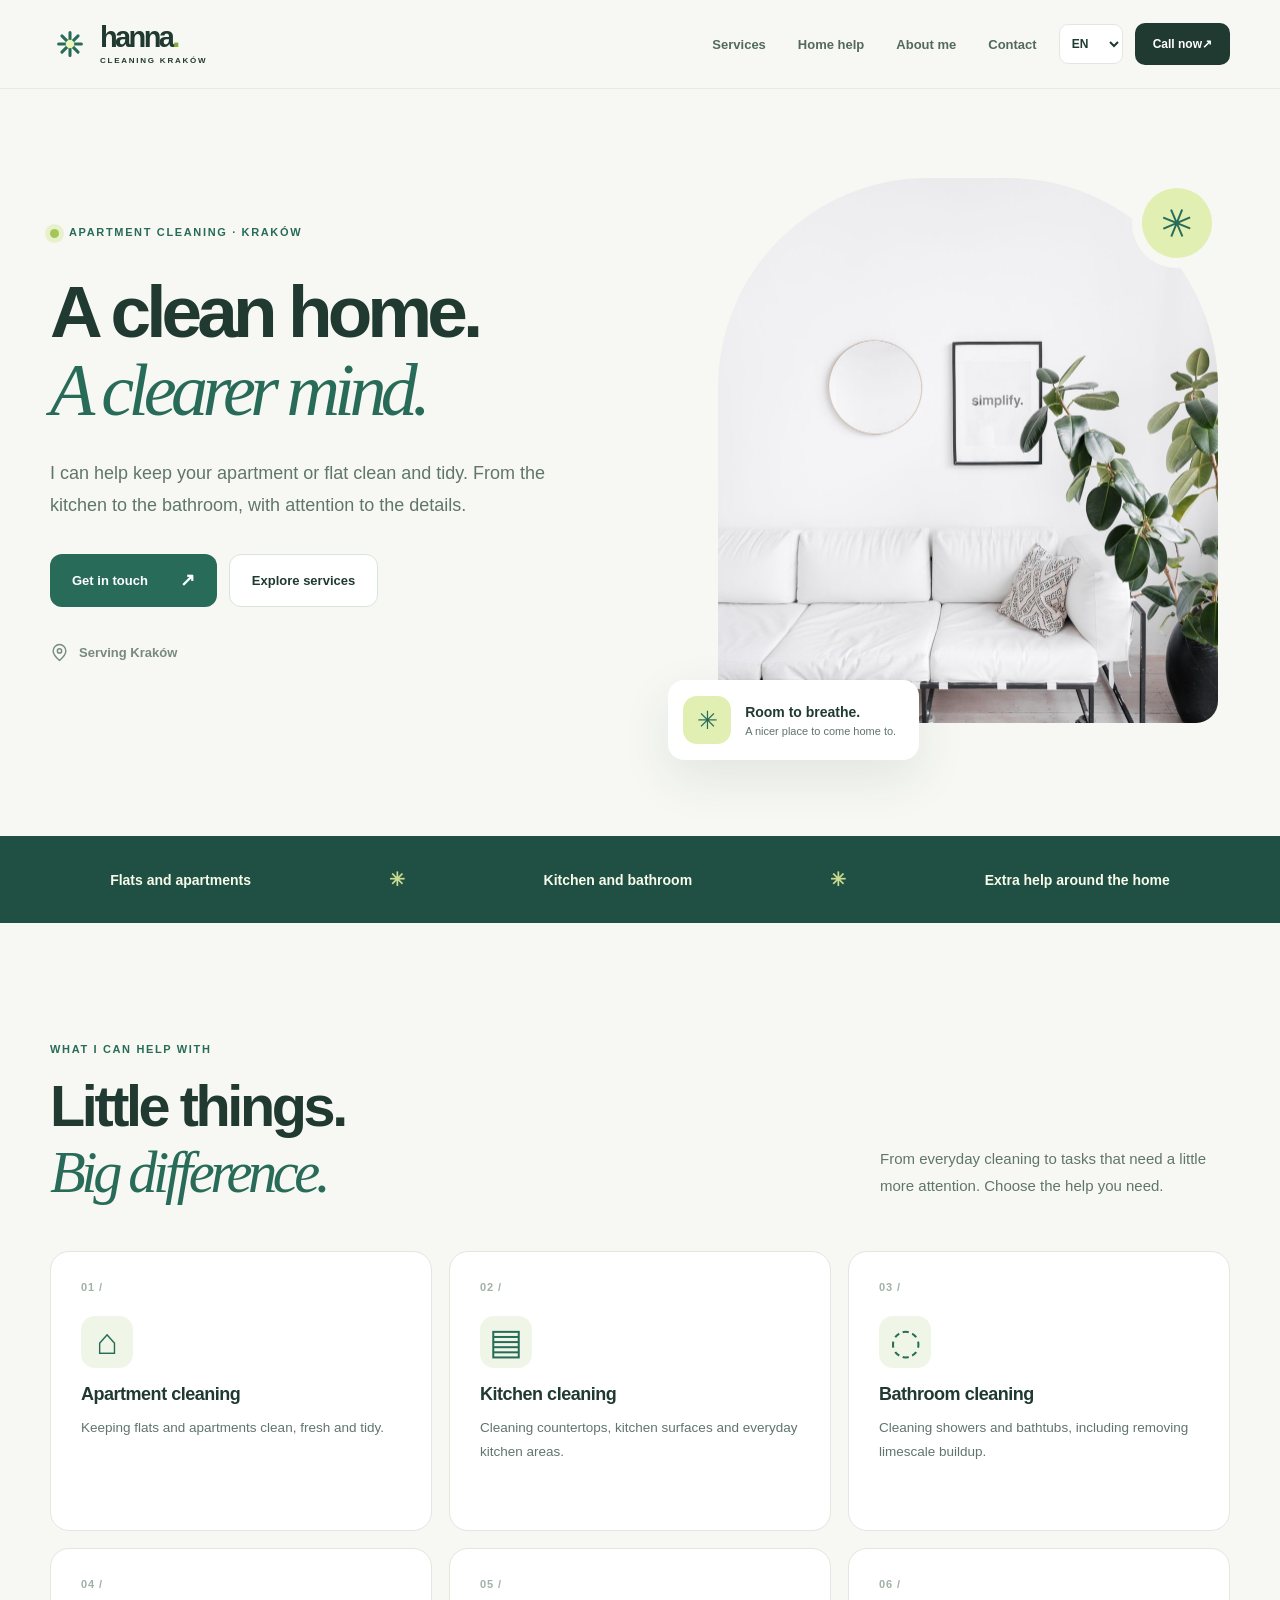
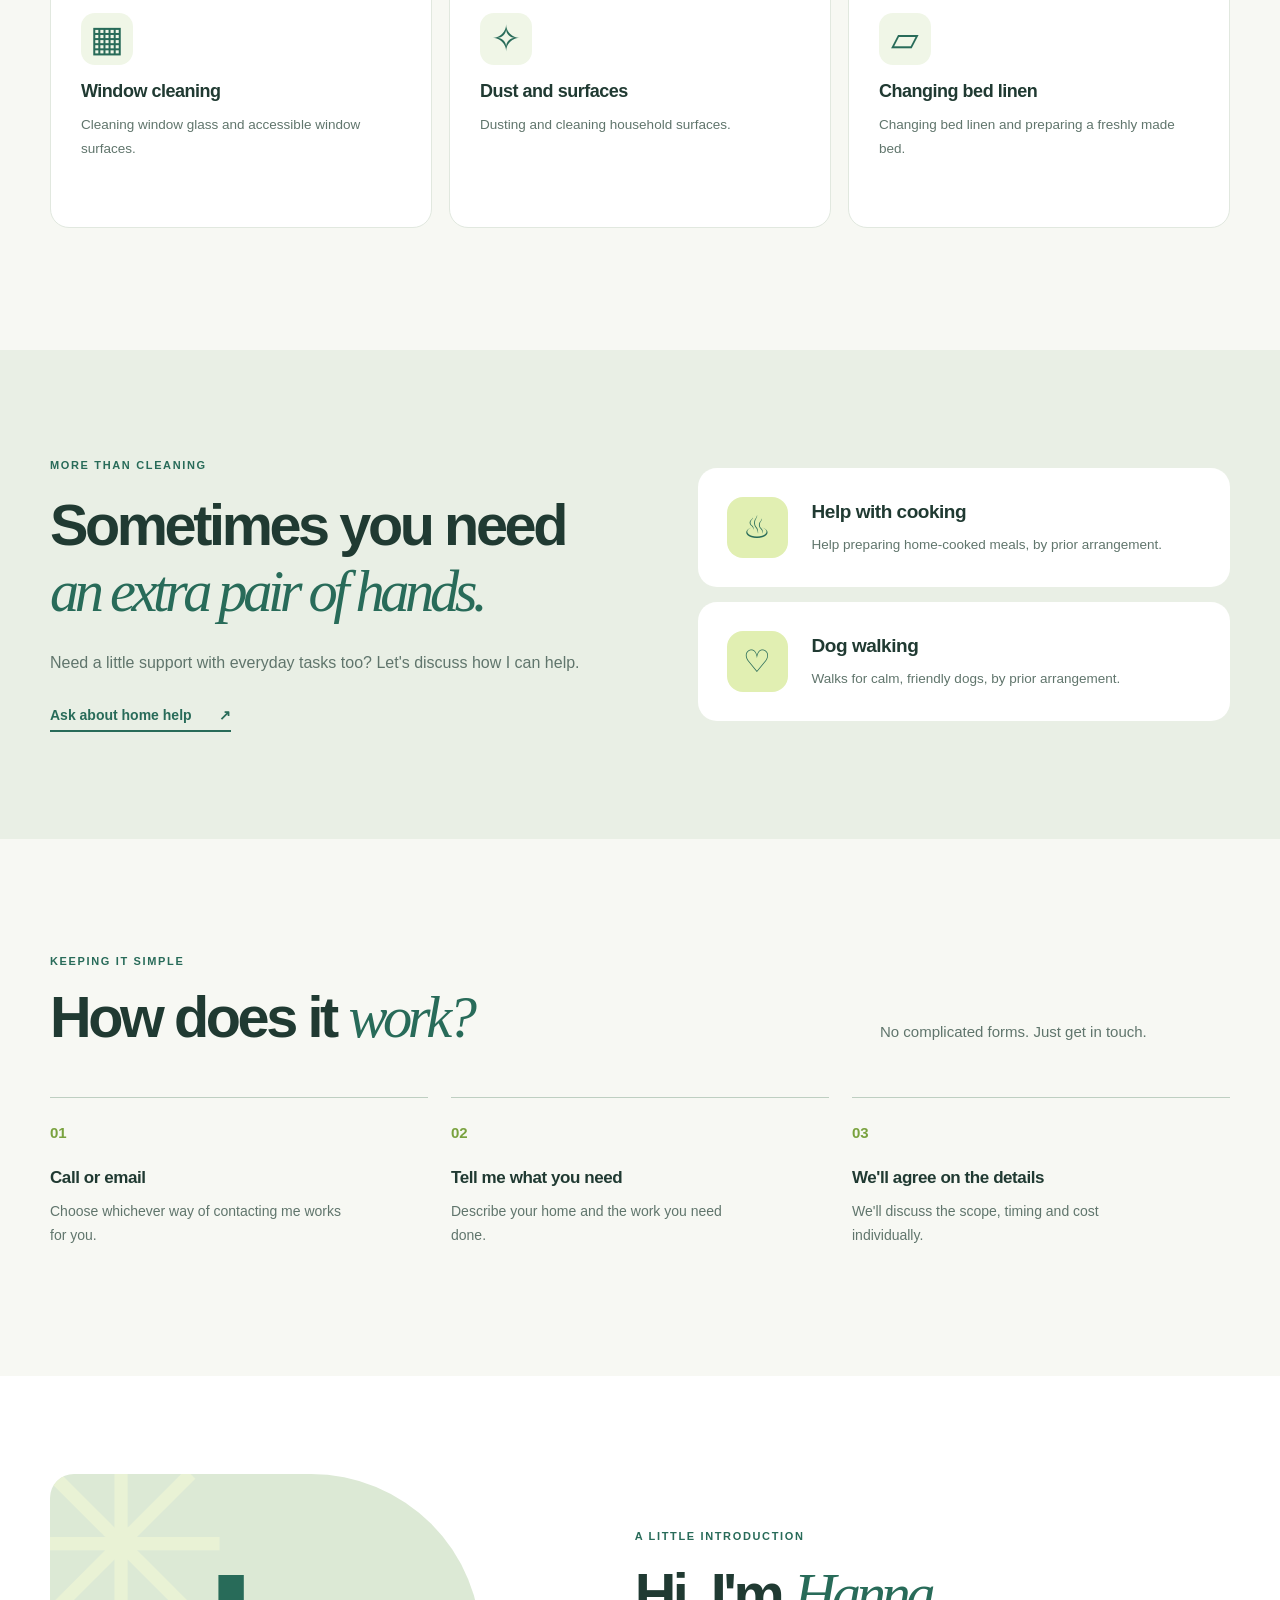
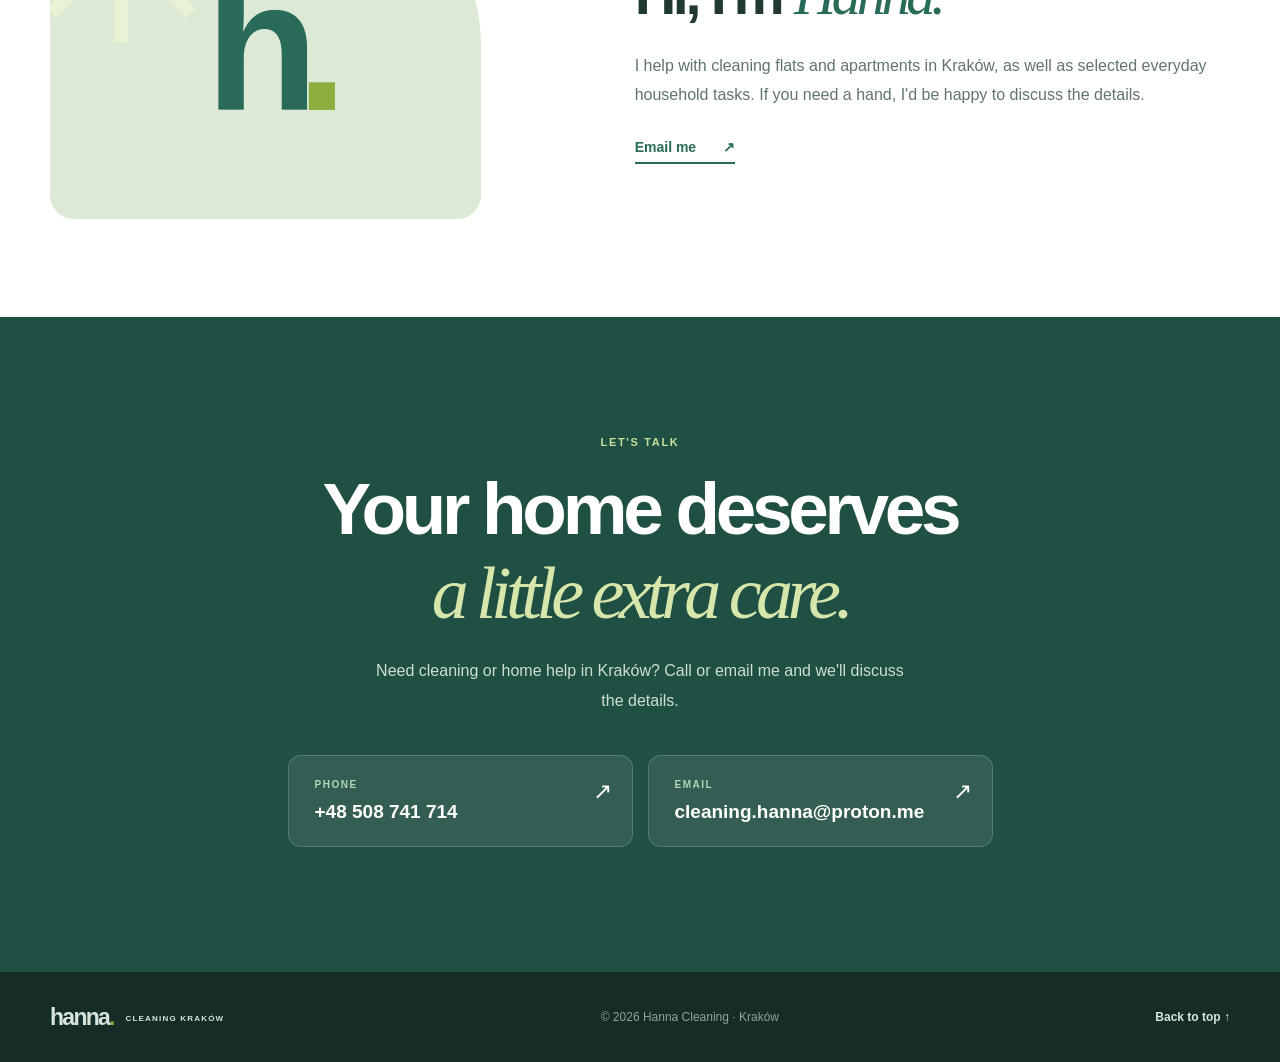
<file: index.html>
<!doctype html>
<html lang="pl">
<head>
  <meta charset="utf-8">
  <meta name="viewport" content="width=device-width, initial-scale=1">
  <meta name="theme-color" content="#f7f8f3">
  <meta name="description" content="Hanna Cleaning: sprzątanie mieszkań i apartamentów w Krakowie. Kuchnia, łazienka, okna, zmiana pościeli i pomoc w domu.">
  <meta property="og:type" content="website">
  <meta property="og:title" content="Hanna Cleaning | Sprzątanie mieszkań w Krakowie">
  <meta property="og:description" content="Sprzątanie mieszkań, apartamentów i pomoc w domu w Krakowie. Skontaktuj się z Hanną.">
  <meta property="og:url" content="https://cleaning-hanna.github.io/pl/">
  <meta property="og:locale" content="pl_PL">
  <link rel="canonical" href="https://cleaning-hanna.github.io/pl/">
  <link rel="icon" href="./favicon.svg" type="image/svg+xml">
  <link rel="preload" href="./living-room.jpg" as="image" fetchpriority="high">
  <link rel="stylesheet" href="./styles.css">
  <script src="./app.js" defer></script>
  <title>Hanna Cleaning | Sprzątanie mieszkań w Krakowie</title>
  <link rel="alternate" hreflang="pl" href="https://cleaning-hanna.github.io/pl/">
  <link rel="alternate" hreflang="uk" href="https://cleaning-hanna.github.io/uk/">
  <link rel="alternate" hreflang="ru" href="https://cleaning-hanna.github.io/ru/">
  <link rel="alternate" hreflang="en" href="https://cleaning-hanna.github.io/en/">
  <link rel="alternate" hreflang="x-default" href="https://cleaning-hanna.github.io/">
  <meta property="og:image" content="https://cleaning-hanna.github.io/living-room.jpg">
  <meta name="twitter:card" content="summary_large_image">
  <meta name="robots" content="noindex,follow">
</head>
<body>
  <a class="skip-link" href="#main" data-i18n="skip">Przejdź do treści</a>
  <header class="site-header" id="top">
    <div class="container header-inner">
      <a class="brand" href="#top" aria-label="Hanna Cleaning — strona główna">
        <span class="brand-icon" aria-hidden="true"><svg viewBox="0 0 40 40" fill="none"><path d="M20 8v24M8 20h24M11.5 11.5l17 17M28.5 11.5l-17 17" stroke="currentColor" stroke-width="3.2" stroke-linecap="round"/><circle cx="20" cy="20" r="4.5" fill="#eaf5bc"/></svg></span>
        <span class="brand-type"><strong>hanna<span class="brand-dot">.</span></strong><small>CLEANING KRAKÓW</small></span>
      </a>
      <nav class="site-nav" id="site-nav" aria-label="Usługi">
        <a href="#services" data-i18n="navServices">Usługi</a>
        <a href="#extra" data-i18n="navExtra">Pomoc w domu</a>
        <a href="#about" data-i18n="navAbout">O mnie</a>
        <a href="#contact" data-i18n="navContact">Kontakt</a>
      </nav>
      <div class="header-actions">
        <label class="sr-only" for="language" data-i18n="languageLabel">Wybierz język</label>
        <select id="language" aria-label="Language / Język">
          <option value="pl">PL</option><option value="uk">UA</option><option value="ru">RU</option><option value="en">EN</option>
        </select>
        <a class="header-cta" href="tel:+48508741714" aria-label="Zadzwoń: +48 508 741 714"><span data-i18n="call">Zadzwoń</span><span aria-hidden="true"> ↗</span></a>
        <button class="menu-toggle" id="menu-toggle" type="button" aria-controls="site-nav" aria-expanded="false" aria-label="Otwórz menu">
          <span></span><span></span><span></span>
        </button>
      </div>
    </div>
  </header>

  <main id="main">
    <section class="hero container" aria-labelledby="hero-title">
      <div class="hero-copy">
        <div class="eyebrow"><span class="eyebrow-dot"></span><span data-i18n="heroEyebrow">SPRZĄTANIE MIESZKAŃ · KRAKÓW</span></div>
        <h1 id="hero-title"><span data-i18n="heroTitleOne">Czysty dom.</span><br><em data-i18n="heroTitleTwo">Spokojna głowa.</em></h1>
        <p class="hero-description" data-i18n="heroDescription">Pomogę Ci zadbać o czystość i porządek w mieszkaniu lub apartamencie. Od kuchni po łazienkę, z dbałością o szczegóły.</p>
        <div class="hero-buttons">
          <a class="btn btn-primary" href="#contact"><span data-i18n="heroCta">Skontaktuj się</span><span class="btn-arrow" aria-hidden="true">↗</span></a>
          <a class="btn btn-outline" href="#services" data-i18n="heroSecondary">Zobacz usługi</a>
        </div>
        <p class="location-line"><svg viewBox="0 0 24 24" width="19" height="19" fill="none" stroke="currentColor" stroke-width="1.8" aria-hidden="true"><path d="M20 10c0 5-8 12-8 12S4 15 4 10a8 8 0 1 1 16 0Z"/><circle cx="12" cy="10" r="2.7"/></svg><span data-i18n="heroLocation">Działam na terenie Krakowa</span></p>
      </div>
      <div class="hero-visual">
        <div class="image-frame">
          <img src="./living-room.jpg" width="850" height="1030" alt="Jasny, uporządkowany salon z rośliną" data-i18n-alt="heroImageAlt" fetchpriority="high">
        </div>
        <div class="photo-chip"><span class="photo-chip-mark" aria-hidden="true">✳</span><div><strong data-i18n="photoChipTitle">Miejsce na oddech.</strong><small data-i18n="photoChipText">Przyjemniej wracać do domu.</small></div></div>
        <div class="circle-accent" aria-hidden="true">✳</div>
      </div>
    </section>

    <div class="features-band" aria-label="Services summary"><div class="container features-inner">
      <span data-i18n="featureOne">Mieszkania i apartamenty</span><span class="feature-star" aria-hidden="true">✳</span>
      <span data-i18n="featureTwo">Kuchnia i łazienka</span><span class="feature-star" aria-hidden="true">✳</span>
      <span data-i18n="featureThree">Dodatkowa pomoc w domu</span>
    </div></div>

    <section class="section container" id="services" aria-labelledby="services-title">
      <div class="section-heading">
        <div><div class="section-kicker" data-i18n="servicesEyebrow">CZYM SIĘ ZAJMUJĘ</div><h2 id="services-title"><span data-i18n="servicesTitleOne">Małe rzeczy.</span><br><em data-i18n="servicesTitleTwo">Duża różnica.</em></h2></div>
        <p data-i18n="servicesIntro">Od codziennych porządków po zadania wymagające więcej uwagi. Wybierz pomoc, której potrzebujesz.</p>
      </div>
      <div class="services-grid">
        <article class="service-card"><span class="card-number">01 /</span><div class="service-pictogram" aria-hidden="true">⌂</div><h3 data-i18n="service1Title">Sprzątanie mieszkań</h3><p data-i18n="service1Desc">Utrzymanie czystości i porządku w mieszkaniach oraz apartamentach.</p></article>
        <article class="service-card"><span class="card-number">02 /</span><div class="service-pictogram" aria-hidden="true">▤</div><h3 data-i18n="service2Title">Kuchnia</h3><p data-i18n="service2Desc">Czyszczenie blatów, powierzchni kuchennych i codzienne porządki.</p></article>
        <article class="service-card"><span class="card-number">03 /</span><div class="service-pictogram" aria-hidden="true">◌</div><h3 data-i18n="service3Title">Łazienka</h3><p data-i18n="service3Desc">Mycie pryszniców i wanien, w tym usuwanie osadu z kamienia.</p></article>
        <article class="service-card"><span class="card-number">04 /</span><div class="service-pictogram" aria-hidden="true">▦</div><h3 data-i18n="service4Title">Mycie okien</h3><p data-i18n="service4Desc">Mycie szyb i dostępnych powierzchni okiennych.</p></article>
        <article class="service-card"><span class="card-number">05 /</span><div class="service-pictogram" aria-hidden="true">✧</div><h3 data-i18n="service5Title">Kurz i powierzchnie</h3><p data-i18n="service5Desc">Ścieranie kurzu i czyszczenie powierzchni w domu.</p></article>
        <article class="service-card"><span class="card-number">06 /</span><div class="service-pictogram" aria-hidden="true">▱</div><h3 data-i18n="service6Title">Zmiana pościeli</h3><p data-i18n="service6Desc">Wymiana pościeli i przygotowanie świeżego łóżka.</p></article>
      </div>
    </section>

    <section class="extra-section" id="extra" aria-labelledby="extra-title">
      <div class="container extra-layout">
        <div class="extra-intro"><div class="section-kicker" data-i18n="extraEyebrow">COŚ WIĘCEJ NIŻ SPRZĄTANIE</div><h2 id="extra-title"><span data-i18n="extraTitleOne">Czasem przyda się</span><br><em data-i18n="extraTitleTwo">dodatkowa para rąk.</em></h2><p data-i18n="extraIntro">Potrzebujesz wsparcia także w codziennych sprawach? Porozmawiajmy o tym, w czym mogę pomóc.</p><a href="#contact" class="text-link"><span data-i18n="extraCta">Zapytaj o pomoc</span><span aria-hidden="true">↗</span></a></div>
        <div class="extra-cards">
          <article class="extra-card"><span class="extra-icon" aria-hidden="true">♨</span><div><h3 data-i18n="extra1Title">Pomoc w gotowaniu</h3><p data-i18n="extra1Desc">Pomoc w przygotowaniu domowych posiłków, po wcześniejszym uzgodnieniu.</p></div></article>
          <article class="extra-card"><span class="extra-icon" aria-hidden="true">♡</span><div><h3 data-i18n="extra2Title">Spacer z psem</h3><p data-i18n="extra2Desc">Wyprowadzenie spokojnego, łagodnego psa, po wcześniejszym uzgodnieniu.</p></div></article>
        </div>
      </div>
    </section>

    <section class="section section-process container" id="how" aria-labelledby="process-title">
      <div class="section-heading"><div><div class="section-kicker" data-i18n="processEyebrow">PROSTY KONTAKT</div><h2 id="process-title"><span data-i18n="processTitleOne">Jak się</span> <em data-i18n="processTitleTwo">umówić?</em></h2></div><p data-i18n="processIntro">Bez skomplikowanych formularzy. Po prostu skontaktuj się ze mną.</p></div>
      <div class="steps">
        <div class="step"><span class="step-number">01</span><h3 data-i18n="step1Title">Zadzwoń lub napisz</h3><p data-i18n="step1Desc">Wybierz telefon albo e-mail, jak Ci wygodniej.</p></div>
        <div class="step"><span class="step-number">02</span><h3 data-i18n="step2Title">Opowiedz, czego potrzebujesz</h3><p data-i18n="step2Desc">Napisz, jaki to lokal i jakie prace są do zrobienia.</p></div>
        <div class="step"><span class="step-number">03</span><h3 data-i18n="step3Title">Ustalimy szczegóły</h3><p data-i18n="step3Desc">Omówimy zakres, termin i koszt usługi indywidualnie.</p></div>
      </div>
    </section>

    <section class="about-section" id="about" aria-labelledby="about-title"><div class="container about-layout">
      <div class="about-symbol" aria-hidden="true"><span>h<span>.</span></span><div class="about-decor">✳</div></div>
      <div class="about-content"><div class="section-kicker" data-i18n="aboutEyebrow">POZNAJMY SIĘ</div><h2 id="about-title"><span data-i18n="aboutTitleOne">Cześć, jestem</span> <em>Hanna.</em></h2><p data-i18n="aboutText">Pomagam w sprzątaniu mieszkań i apartamentów w Krakowie, a także w wybranych codziennych obowiązkach domowych. Jeśli potrzebujesz wsparcia, chętnie porozmawiam o szczegółach.</p><a class="text-link" href="mailto:cleaning.hanna@proton.me"><span data-i18n="aboutCta">Napisz do mnie</span><span aria-hidden="true">↗</span></a></div>
    </div></section>

    <section class="contact-section" id="contact" aria-labelledby="contact-title"><div class="container contact-content">
      <div class="section-kicker" data-i18n="contactEyebrow">POROZMAWIAJMY</div>
      <h2 id="contact-title"><span data-i18n="contactTitleOne">Twój dom zasługuje</span><br><em data-i18n="contactTitleTwo">na odrobinę troski.</em></h2>
      <p data-i18n="contactIntro">Potrzebujesz sprzątania lub pomocy w domu w Krakowie? Zadzwoń albo napisz, a ustalimy szczegóły.</p>
      <div class="contact-methods">
        <a class="contact-method" href="tel:+48508741714"><span class="contact-method-label" data-i18n="contactPhone">TELEFON</span><strong>+48 508 741 714</strong><span class="contact-method-arrow" aria-hidden="true">↗</span></a>
        <a class="contact-method" href="mailto:cleaning.hanna@proton.me"><span class="contact-method-label" data-i18n="contactEmail">E-MAIL</span><strong>cleaning.hanna@proton.me</strong><span class="contact-method-arrow" aria-hidden="true">↗</span></a>
      </div>
    </div></section>
  </main>
  <footer class="site-footer"><div class="container footer-inner">
    <a class="footer-brand" href="#top">hanna<span>.</span> <small>CLEANING KRAKÓW</small></a>
    <p>© <span id="year">2026</span> Hanna Cleaning · Kraków</p>
    <a href="#top" class="footer-top"><span data-i18n="footerTop">Do góry</span> ↑</a>
  </div></footer>
  <noscript><nav class="container" aria-label="Languages"><a href="/pl/">PL</a> · <a href="/uk/">UA</a> · <a href="/ru/">RU</a> · <a href="/en/">EN</a></nav></noscript>
  <button type="button" class="back-to-top" id="back-to-top" aria-label="Powrót na górę" title="Powrót na górę"><span aria-hidden="true">↑</span></button>
</body>
</html>
</file>
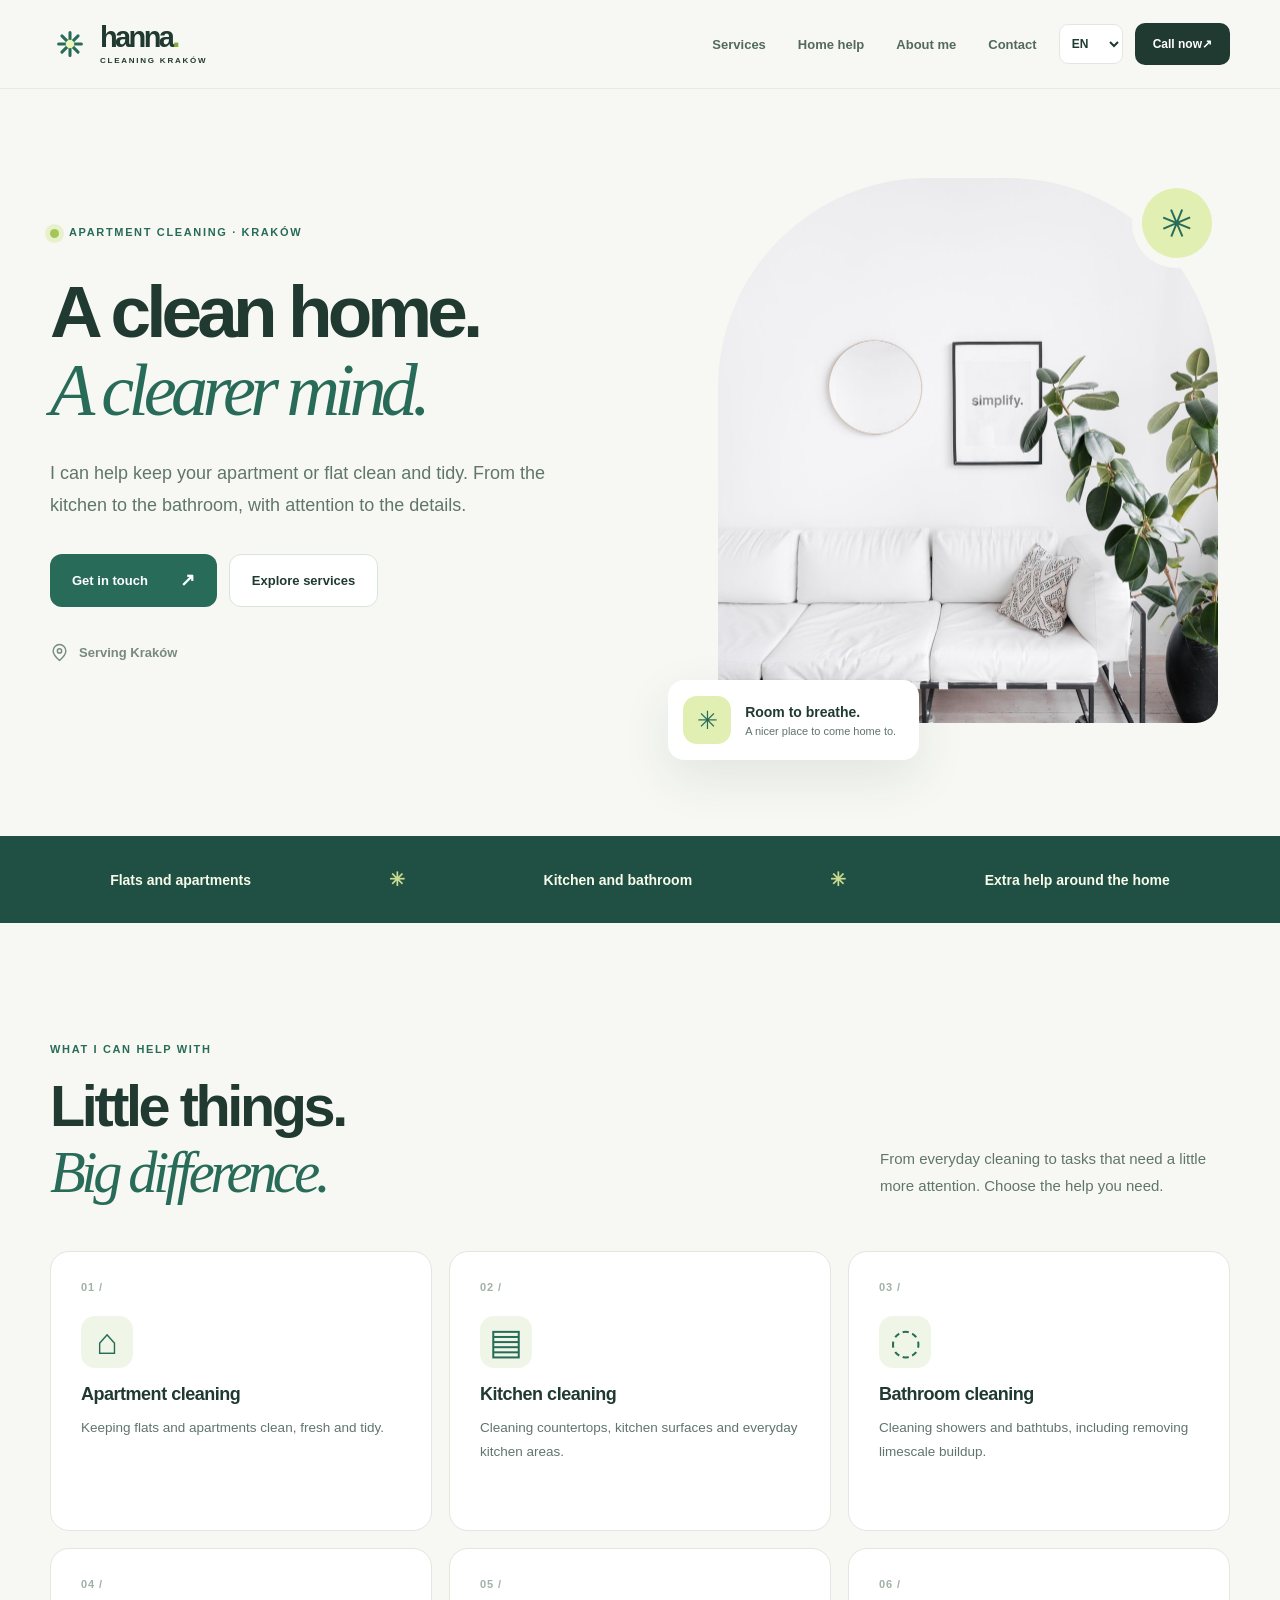
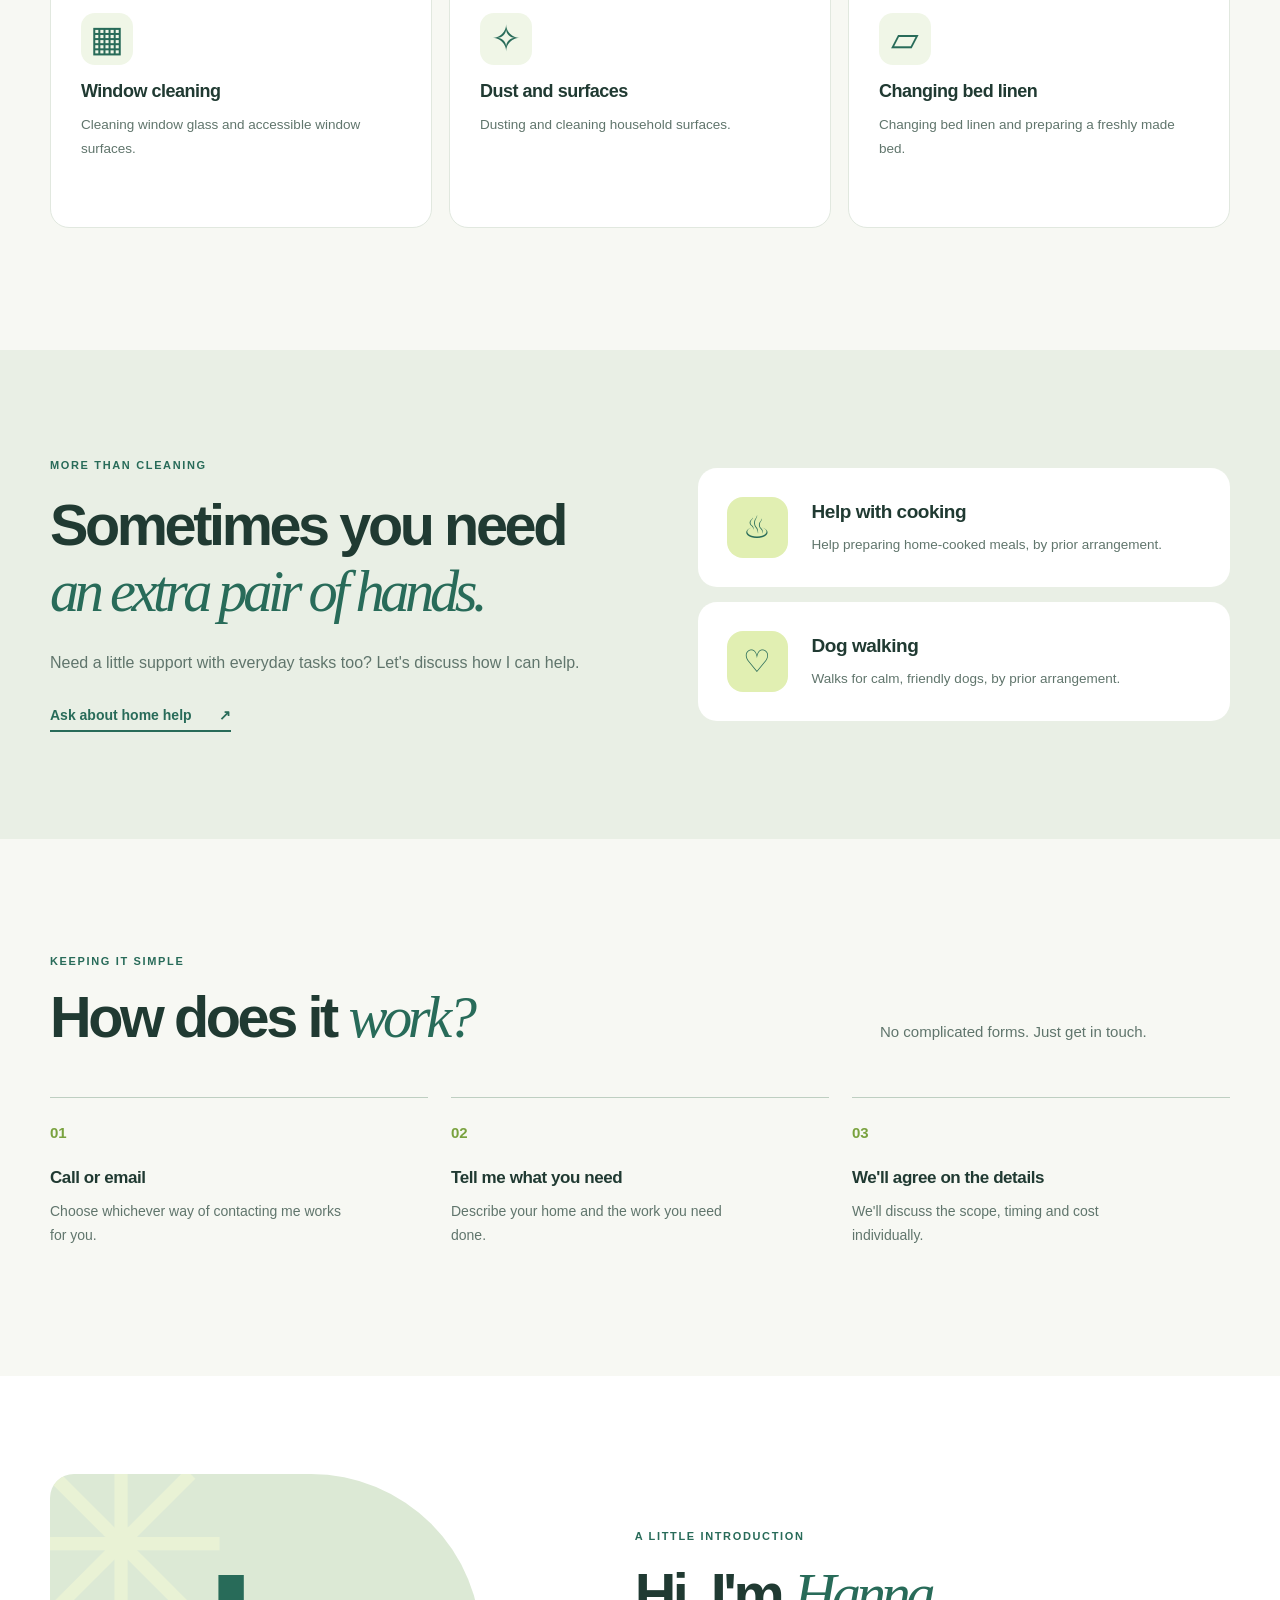
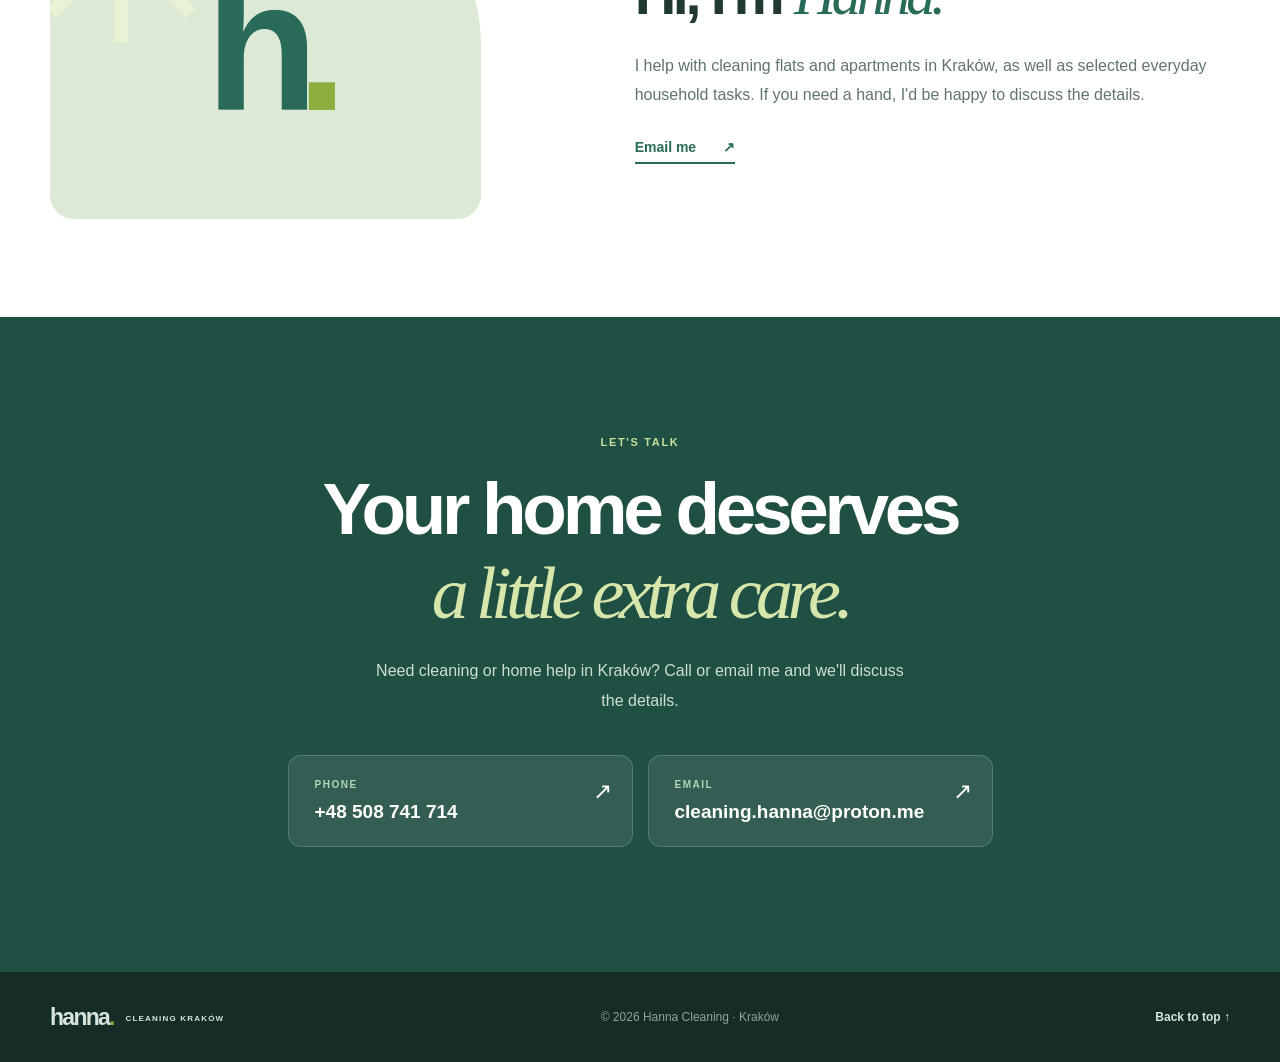
<file: en/index.html>
<!doctype html>
<html lang="en">
<head>
  <meta charset="utf-8">
  <meta name="viewport" content="width=device-width, initial-scale=1">
  <meta name="theme-color" content="#f7f8f3">
  <meta name="description" content="Hanna Cleaning: apartment cleaning in Kraków. Kitchens, bathrooms, windows, changing bed linen and help around the home.">
  <meta property="og:type" content="website">
  <meta property="og:title" content="Hanna Cleaning | Apartment cleaning in Kraków">
  <meta property="og:description" content="Apartment cleaning and extra home help in Kraków. Contact Hanna.">
  <meta property="og:url" content="https://cleaning-hanna.github.io/en/">
  <meta property="og:locale" content="en_US">
  <link rel="canonical" href="https://cleaning-hanna.github.io/en/">
  <link rel="icon" href="../favicon.svg" type="image/svg+xml">
  <link rel="preload" href="../living-room.jpg" as="image" fetchpriority="high">
  <link rel="stylesheet" href="../styles.css">
  <script src="../app.js" defer></script>
  <title>Hanna Cleaning | Apartment cleaning in Kraków</title>
  <link rel="alternate" hreflang="pl" href="https://cleaning-hanna.github.io/pl/">
  <link rel="alternate" hreflang="uk" href="https://cleaning-hanna.github.io/uk/">
  <link rel="alternate" hreflang="ru" href="https://cleaning-hanna.github.io/ru/">
  <link rel="alternate" hreflang="en" href="https://cleaning-hanna.github.io/en/">
  <link rel="alternate" hreflang="x-default" href="https://cleaning-hanna.github.io/">
  <meta property="og:image" content="https://cleaning-hanna.github.io/living-room.jpg">
  <meta name="twitter:card" content="summary_large_image">
  <script type="application/ld+json">
{
  "@context": "https://schema.org",
  "@graph": [
    {
      "@type": "Organization",
      "@id": "https://cleaning-hanna.github.io/#organization",
      "name": "Hanna Cleaning",
      "url": "https://cleaning-hanna.github.io/",
      "telephone": "+48508741714",
      "email": "cleaning.hanna@proton.me",
      "areaServed": {
        "@type": "City",
        "name": "Kraków"
      }
    },
    {
      "@type": "Service",
      "@id": "https://cleaning-hanna.github.io/#cleaning-service",
      "provider": {
        "@id": "https://cleaning-hanna.github.io/#organization"
      },
      "name": "Apartment cleaning",
      "description": "Hanna Cleaning: apartment cleaning in Kraków. Kitchens, bathrooms, windows, changing bed linen and help around the home.",
      "serviceType": [
        "Apartment cleaning",
        "Kitchen cleaning",
        "Bathroom cleaning",
        "Window cleaning",
        "Dust and surfaces",
        "Changing bed linen",
        "Help with cooking",
        "Dog walking"
      ],
      "areaServed": {
        "@type": "City",
        "name": "Kraków",
        "address": {
          "@type": "PostalAddress",
          "addressLocality": "Kraków",
          "addressCountry": "PL"
        }
      }
    },
    {
      "@type": "WebPage",
      "@id": "https://cleaning-hanna.github.io/en/#webpage",
      "url": "https://cleaning-hanna.github.io/en/",
      "name": "Hanna Cleaning | Apartment cleaning in Kraków",
      "description": "Hanna Cleaning: apartment cleaning in Kraków. Kitchens, bathrooms, windows, changing bed linen and help around the home.",
      "inLanguage": "en",
      "about": {
        "@id": "https://cleaning-hanna.github.io/#cleaning-service"
      }
    }
  ]
}
  </script>
</head>
<body>
  <a class="skip-link" href="#main" data-i18n="skip">Skip to content</a>
  <header class="site-header" id="top">
    <div class="container header-inner">
      <a class="brand" href="#top" aria-label="Hanna Cleaning — strona główna">
        <span class="brand-icon" aria-hidden="true"><svg viewBox="0 0 40 40" fill="none"><path d="M20 8v24M8 20h24M11.5 11.5l17 17M28.5 11.5l-17 17" stroke="currentColor" stroke-width="3.2" stroke-linecap="round"/><circle cx="20" cy="20" r="4.5" fill="#eaf5bc"/></svg></span>
        <span class="brand-type"><strong>hanna<span class="brand-dot">.</span></strong><small>CLEANING KRAKÓW</small></span>
      </a>
      <nav class="site-nav" id="site-nav" aria-label="Services">
        <a href="#services" data-i18n="navServices">Services</a>
        <a href="#extra" data-i18n="navExtra">Home help</a>
        <a href="#about" data-i18n="navAbout">About me</a>
        <a href="#contact" data-i18n="navContact">Contact</a>
      </nav>
      <div class="header-actions">
        <label class="sr-only" for="language" data-i18n="languageLabel">Choose language</label>
        <select id="language" aria-label="Language / Język">
          <option value="pl">PL</option><option value="uk">UA</option><option value="ru">RU</option><option value="en">EN</option>
        </select>
        <a class="header-cta" href="tel:+48508741714" aria-label="Zadzwoń: +48 508 741 714"><span data-i18n="call">Call now</span><span aria-hidden="true"> ↗</span></a>
        <button class="menu-toggle" id="menu-toggle" type="button" aria-controls="site-nav" aria-expanded="false" aria-label="Open menu">
          <span></span><span></span><span></span>
        </button>
      </div>
    </div>
  </header>

  <main id="main">
    <section class="hero container" aria-labelledby="hero-title">
      <div class="hero-copy">
        <div class="eyebrow"><span class="eyebrow-dot"></span><span data-i18n="heroEyebrow">APARTMENT CLEANING · KRAKÓW</span></div>
        <h1 id="hero-title"><span data-i18n="heroTitleOne">A clean home.</span><br><em data-i18n="heroTitleTwo">A clearer mind.</em></h1>
        <p class="hero-description" data-i18n="heroDescription">I can help keep your apartment or flat clean and tidy. From the kitchen to the bathroom, with attention to the details.</p>
        <div class="hero-buttons">
          <a class="btn btn-primary" href="#contact"><span data-i18n="heroCta">Get in touch</span><span class="btn-arrow" aria-hidden="true">↗</span></a>
          <a class="btn btn-outline" href="#services" data-i18n="heroSecondary">Explore services</a>
        </div>
        <p class="location-line"><svg viewBox="0 0 24 24" width="19" height="19" fill="none" stroke="currentColor" stroke-width="1.8" aria-hidden="true"><path d="M20 10c0 5-8 12-8 12S4 15 4 10a8 8 0 1 1 16 0Z"/><circle cx="12" cy="10" r="2.7"/></svg><span data-i18n="heroLocation">Serving Kraków</span></p>
      </div>
      <div class="hero-visual">
        <div class="image-frame">
          <img src="../living-room.jpg" width="850" height="1030" alt="Bright, tidy living room with a plant" data-i18n-alt="heroImageAlt" fetchpriority="high">
        </div>
        <div class="photo-chip"><span class="photo-chip-mark" aria-hidden="true">✳</span><div><strong data-i18n="photoChipTitle">Room to breathe.</strong><small data-i18n="photoChipText">A nicer place to come home to.</small></div></div>
        <div class="circle-accent" aria-hidden="true">✳</div>
      </div>
    </section>

    <div class="features-band" aria-label="Services summary"><div class="container features-inner">
      <span data-i18n="featureOne">Flats and apartments</span><span class="feature-star" aria-hidden="true">✳</span>
      <span data-i18n="featureTwo">Kitchen and bathroom</span><span class="feature-star" aria-hidden="true">✳</span>
      <span data-i18n="featureThree">Extra help around the home</span>
    </div></div>

    <section class="section container" id="services" aria-labelledby="services-title">
      <div class="section-heading">
        <div><div class="section-kicker" data-i18n="servicesEyebrow">WHAT I CAN HELP WITH</div><h2 id="services-title"><span data-i18n="servicesTitleOne">Little things.</span><br><em data-i18n="servicesTitleTwo">Big difference.</em></h2></div>
        <p data-i18n="servicesIntro">From everyday cleaning to tasks that need a little more attention. Choose the help you need.</p>
      </div>
      <div class="services-grid">
        <article class="service-card"><span class="card-number">01 /</span><div class="service-pictogram" aria-hidden="true">⌂</div><h3 data-i18n="service1Title">Apartment cleaning</h3><p data-i18n="service1Desc">Keeping flats and apartments clean, fresh and tidy.</p></article>
        <article class="service-card"><span class="card-number">02 /</span><div class="service-pictogram" aria-hidden="true">▤</div><h3 data-i18n="service2Title">Kitchen cleaning</h3><p data-i18n="service2Desc">Cleaning countertops, kitchen surfaces and everyday kitchen areas.</p></article>
        <article class="service-card"><span class="card-number">03 /</span><div class="service-pictogram" aria-hidden="true">◌</div><h3 data-i18n="service3Title">Bathroom cleaning</h3><p data-i18n="service3Desc">Cleaning showers and bathtubs, including removing limescale buildup.</p></article>
        <article class="service-card"><span class="card-number">04 /</span><div class="service-pictogram" aria-hidden="true">▦</div><h3 data-i18n="service4Title">Window cleaning</h3><p data-i18n="service4Desc">Cleaning window glass and accessible window surfaces.</p></article>
        <article class="service-card"><span class="card-number">05 /</span><div class="service-pictogram" aria-hidden="true">✧</div><h3 data-i18n="service5Title">Dust and surfaces</h3><p data-i18n="service5Desc">Dusting and cleaning household surfaces.</p></article>
        <article class="service-card"><span class="card-number">06 /</span><div class="service-pictogram" aria-hidden="true">▱</div><h3 data-i18n="service6Title">Changing bed linen</h3><p data-i18n="service6Desc">Changing bed linen and preparing a freshly made bed.</p></article>
      </div>
    </section>

    <section class="extra-section" id="extra" aria-labelledby="extra-title">
      <div class="container extra-layout">
        <div class="extra-intro"><div class="section-kicker" data-i18n="extraEyebrow">MORE THAN CLEANING</div><h2 id="extra-title"><span data-i18n="extraTitleOne">Sometimes you need</span><br><em data-i18n="extraTitleTwo">an extra pair of hands.</em></h2><p data-i18n="extraIntro">Need a little support with everyday tasks too? Let's discuss how I can help.</p><a href="#contact" class="text-link"><span data-i18n="extraCta">Ask about home help</span><span aria-hidden="true">↗</span></a></div>
        <div class="extra-cards">
          <article class="extra-card"><span class="extra-icon" aria-hidden="true">♨</span><div><h3 data-i18n="extra1Title">Help with cooking</h3><p data-i18n="extra1Desc">Help preparing home-cooked meals, by prior arrangement.</p></div></article>
          <article class="extra-card"><span class="extra-icon" aria-hidden="true">♡</span><div><h3 data-i18n="extra2Title">Dog walking</h3><p data-i18n="extra2Desc">Walks for calm, friendly dogs, by prior arrangement.</p></div></article>
        </div>
      </div>
    </section>

    <section class="section section-process container" id="how" aria-labelledby="process-title">
      <div class="section-heading"><div><div class="section-kicker" data-i18n="processEyebrow">KEEPING IT SIMPLE</div><h2 id="process-title"><span data-i18n="processTitleOne">How does it</span> <em data-i18n="processTitleTwo">work?</em></h2></div><p data-i18n="processIntro">No complicated forms. Just get in touch.</p></div>
      <div class="steps">
        <div class="step"><span class="step-number">01</span><h3 data-i18n="step1Title">Call or email</h3><p data-i18n="step1Desc">Choose whichever way of contacting me works for you.</p></div>
        <div class="step"><span class="step-number">02</span><h3 data-i18n="step2Title">Tell me what you need</h3><p data-i18n="step2Desc">Describe your home and the work you need done.</p></div>
        <div class="step"><span class="step-number">03</span><h3 data-i18n="step3Title">We'll agree on the details</h3><p data-i18n="step3Desc">We'll discuss the scope, timing and cost individually.</p></div>
      </div>
    </section>

    <section class="about-section" id="about" aria-labelledby="about-title"><div class="container about-layout">
      <div class="about-symbol" aria-hidden="true"><span>h<span>.</span></span><div class="about-decor">✳</div></div>
      <div class="about-content"><div class="section-kicker" data-i18n="aboutEyebrow">A LITTLE INTRODUCTION</div><h2 id="about-title"><span data-i18n="aboutTitleOne">Hi, I'm</span> <em>Hanna.</em></h2><p data-i18n="aboutText">I help with cleaning flats and apartments in Kraków, as well as selected everyday household tasks. If you need a hand, I'd be happy to discuss the details.</p><a class="text-link" href="mailto:cleaning.hanna@proton.me"><span data-i18n="aboutCta">Email me</span><span aria-hidden="true">↗</span></a></div>
    </div></section>

    <section class="contact-section" id="contact" aria-labelledby="contact-title"><div class="container contact-content">
      <div class="section-kicker" data-i18n="contactEyebrow">LET'S TALK</div>
      <h2 id="contact-title"><span data-i18n="contactTitleOne">Your home deserves</span><br><em data-i18n="contactTitleTwo">a little extra care.</em></h2>
      <p data-i18n="contactIntro">Need cleaning or home help in Kraków? Call or email me and we'll discuss the details.</p>
      <div class="contact-methods">
        <a class="contact-method" href="tel:+48508741714"><span class="contact-method-label" data-i18n="contactPhone">PHONE</span><strong>+48 508 741 714</strong><span class="contact-method-arrow" aria-hidden="true">↗</span></a>
        <a class="contact-method" href="mailto:cleaning.hanna@proton.me"><span class="contact-method-label" data-i18n="contactEmail">EMAIL</span><strong>cleaning.hanna@proton.me</strong><span class="contact-method-arrow" aria-hidden="true">↗</span></a>
      </div>
    </div></section>
  </main>
  <footer class="site-footer"><div class="container footer-inner">
    <a class="footer-brand" href="#top">hanna<span>.</span> <small>CLEANING KRAKÓW</small></a>
    <p>© <span id="year">2026</span> Hanna Cleaning · Kraków</p>
    <a href="#top" class="footer-top"><span data-i18n="footerTop">Back to top</span> ↑</a>
  </div></footer>
  <noscript><nav class="container" aria-label="Languages"><a href="/pl/">PL</a> · <a href="/uk/">UA</a> · <a href="/ru/">RU</a> · <a href="/en/">EN</a></nav></noscript>
  <button type="button" class="back-to-top" id="back-to-top" aria-label="Back to top" title="Back to top"><span aria-hidden="true">↑</span></button>
</body>
</html>
</file>
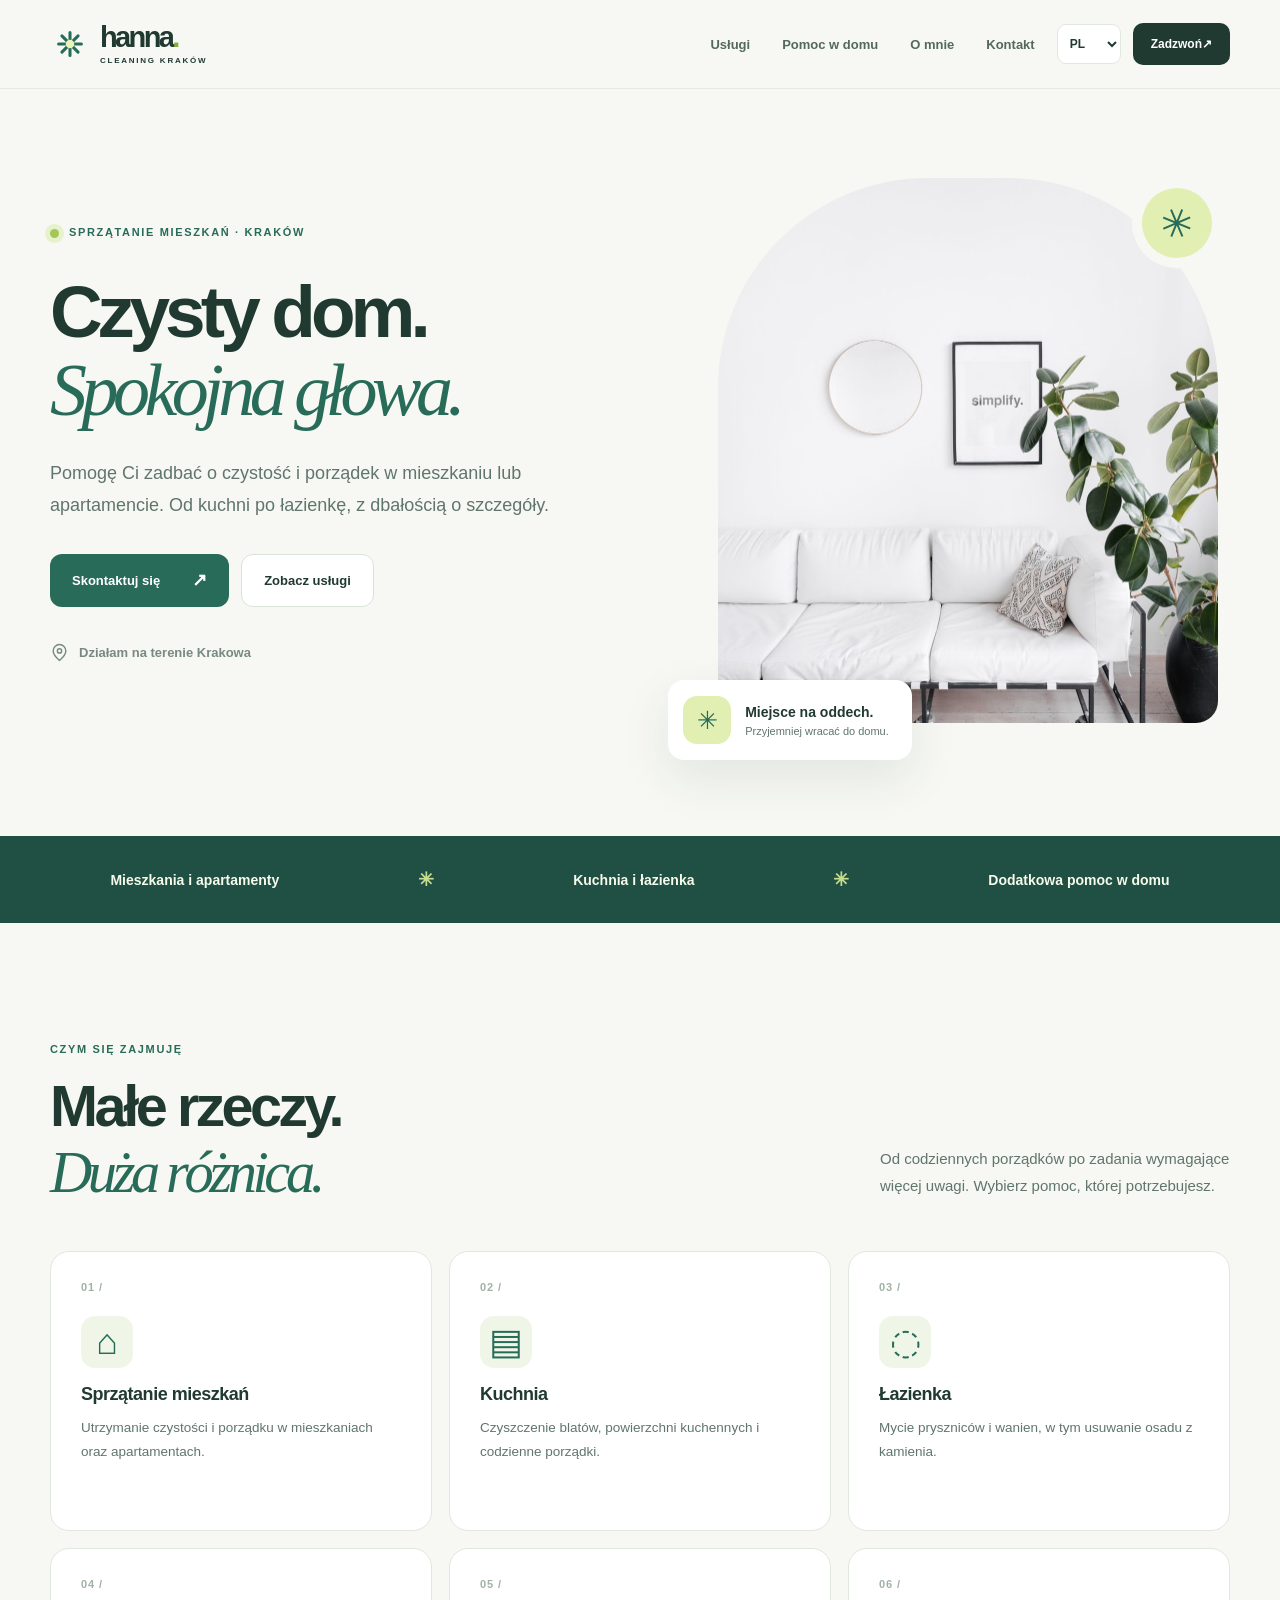
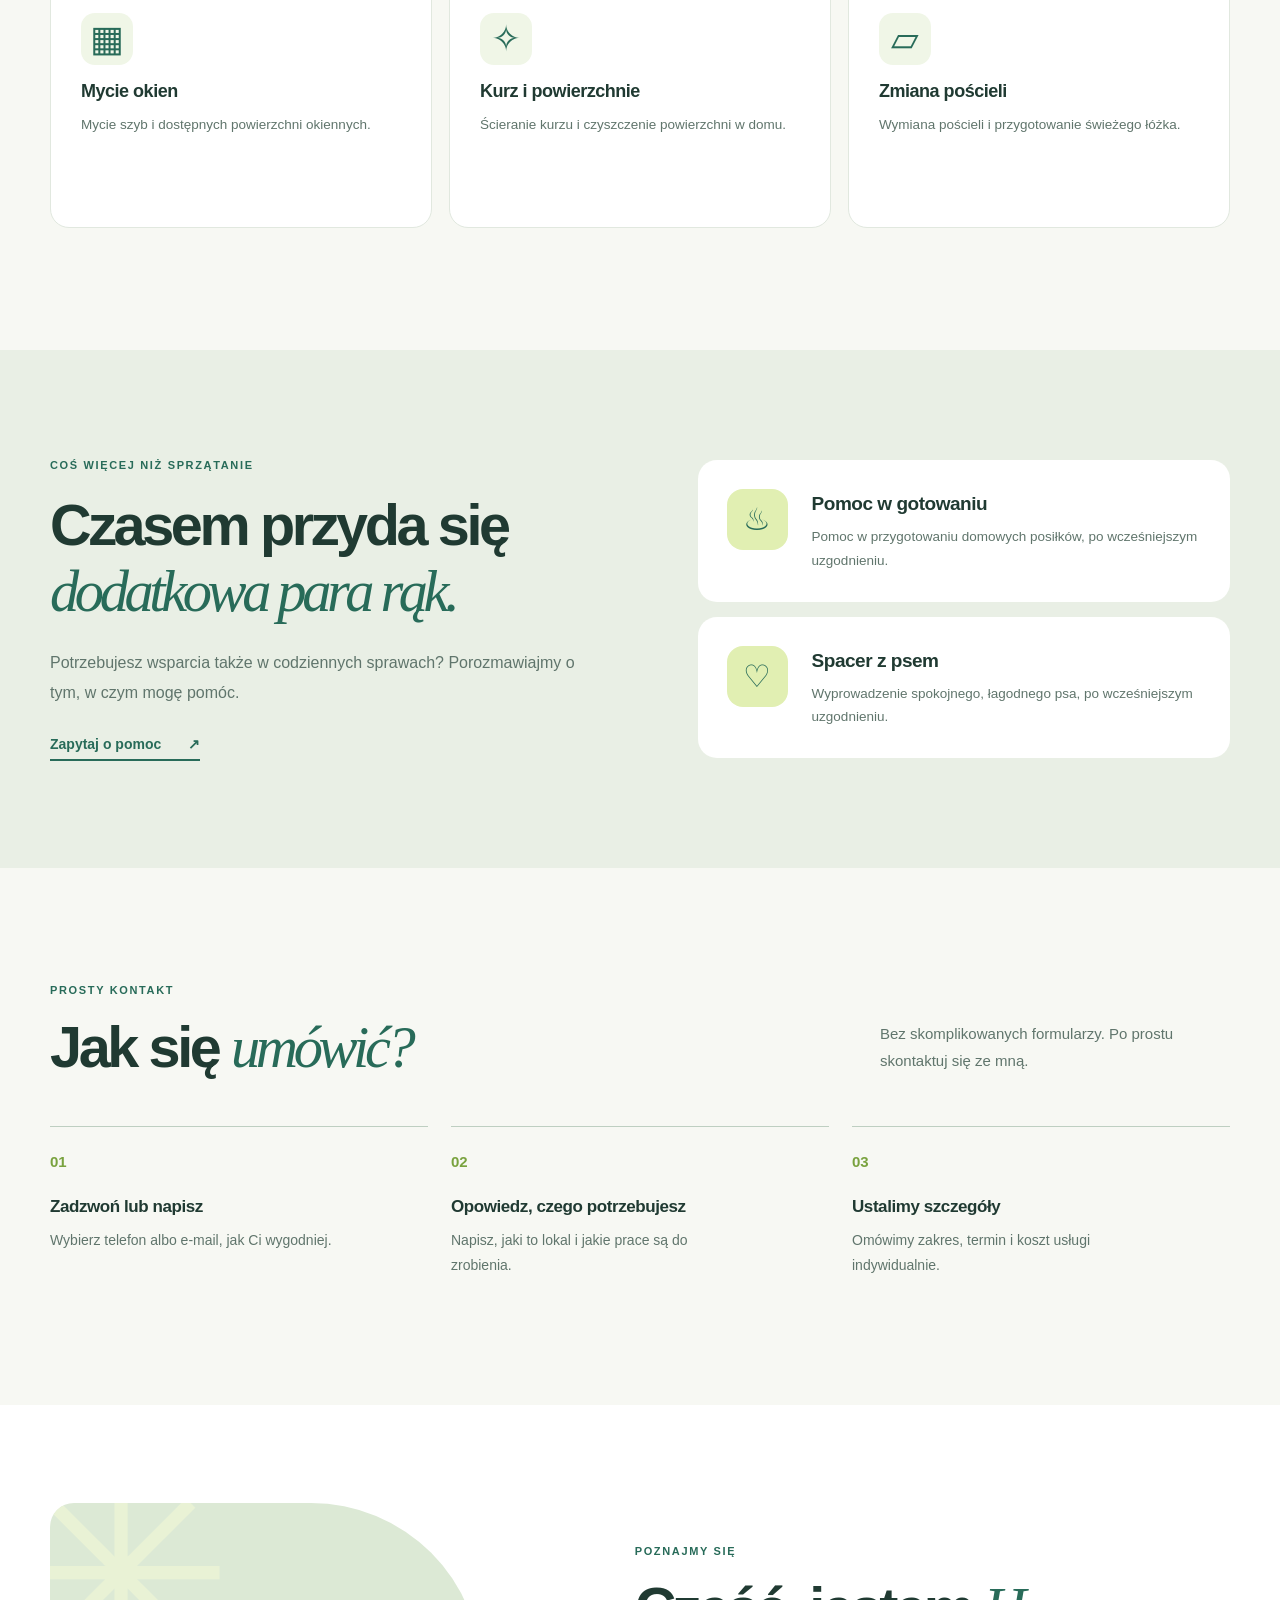
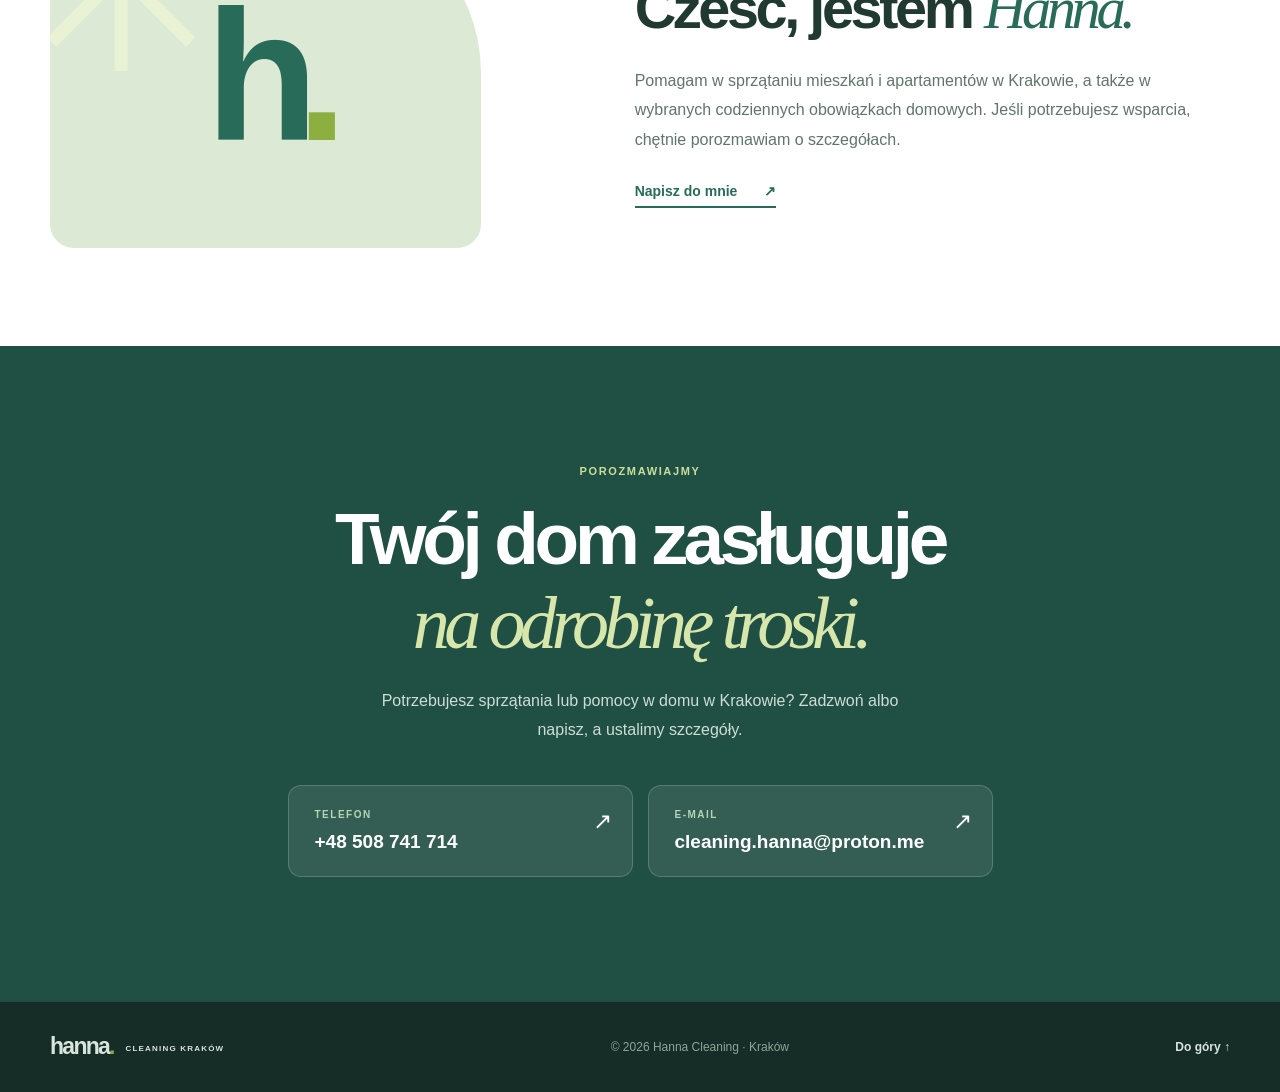
<file: pl/index.html>
<!doctype html>
<html lang="pl">
<head>
  <meta charset="utf-8">
  <meta name="viewport" content="width=device-width, initial-scale=1">
  <meta name="theme-color" content="#f7f8f3">
  <meta name="description" content="Hanna Cleaning: sprzątanie mieszkań i apartamentów w Krakowie. Kuchnia, łazienka, okna, zmiana pościeli i pomoc w domu.">
  <meta property="og:type" content="website">
  <meta property="og:title" content="Hanna Cleaning | Sprzątanie mieszkań w Krakowie">
  <meta property="og:description" content="Sprzątanie mieszkań, apartamentów i pomoc w domu w Krakowie. Skontaktuj się z Hanną.">
  <meta property="og:url" content="https://cleaning-hanna.github.io/pl/">
  <meta property="og:locale" content="pl_PL">
  <link rel="canonical" href="https://cleaning-hanna.github.io/pl/">
  <link rel="icon" href="../favicon.svg" type="image/svg+xml">
  <link rel="preload" href="../living-room.jpg" as="image" fetchpriority="high">
  <link rel="stylesheet" href="../styles.css">
  <script src="../app.js" defer></script>
  <title>Hanna Cleaning | Sprzątanie mieszkań w Krakowie</title>
  <link rel="alternate" hreflang="pl" href="https://cleaning-hanna.github.io/pl/">
  <link rel="alternate" hreflang="uk" href="https://cleaning-hanna.github.io/uk/">
  <link rel="alternate" hreflang="ru" href="https://cleaning-hanna.github.io/ru/">
  <link rel="alternate" hreflang="en" href="https://cleaning-hanna.github.io/en/">
  <link rel="alternate" hreflang="x-default" href="https://cleaning-hanna.github.io/">
  <meta property="og:image" content="https://cleaning-hanna.github.io/living-room.jpg">
  <meta name="twitter:card" content="summary_large_image">
  <script type="application/ld+json">
{
  "@context": "https://schema.org",
  "@graph": [
    {
      "@type": "Organization",
      "@id": "https://cleaning-hanna.github.io/#organization",
      "name": "Hanna Cleaning",
      "url": "https://cleaning-hanna.github.io/",
      "telephone": "+48508741714",
      "email": "cleaning.hanna@proton.me",
      "areaServed": {
        "@type": "City",
        "name": "Kraków"
      }
    },
    {
      "@type": "Service",
      "@id": "https://cleaning-hanna.github.io/#cleaning-service",
      "provider": {
        "@id": "https://cleaning-hanna.github.io/#organization"
      },
      "name": "Sprzątanie mieszkań",
      "description": "Hanna Cleaning: sprzątanie mieszkań i apartamentów w Krakowie. Kuchnia, łazienka, okna, zmiana pościeli i pomoc w domu.",
      "serviceType": [
        "Sprzątanie mieszkań",
        "Kuchnia",
        "Łazienka",
        "Mycie okien",
        "Kurz i powierzchnie",
        "Zmiana pościeli",
        "Pomoc w gotowaniu",
        "Spacer z psem"
      ],
      "areaServed": {
        "@type": "City",
        "name": "Kraków",
        "address": {
          "@type": "PostalAddress",
          "addressLocality": "Kraków",
          "addressCountry": "PL"
        }
      }
    },
    {
      "@type": "WebPage",
      "@id": "https://cleaning-hanna.github.io/pl/#webpage",
      "url": "https://cleaning-hanna.github.io/pl/",
      "name": "Hanna Cleaning | Sprzątanie mieszkań w Krakowie",
      "description": "Hanna Cleaning: sprzątanie mieszkań i apartamentów w Krakowie. Kuchnia, łazienka, okna, zmiana pościeli i pomoc w domu.",
      "inLanguage": "pl",
      "about": {
        "@id": "https://cleaning-hanna.github.io/#cleaning-service"
      }
    }
  ]
}
  </script>
</head>
<body>
  <a class="skip-link" href="#main" data-i18n="skip">Przejdź do treści</a>
  <header class="site-header" id="top">
    <div class="container header-inner">
      <a class="brand" href="#top" aria-label="Hanna Cleaning — strona główna">
        <span class="brand-icon" aria-hidden="true"><svg viewBox="0 0 40 40" fill="none"><path d="M20 8v24M8 20h24M11.5 11.5l17 17M28.5 11.5l-17 17" stroke="currentColor" stroke-width="3.2" stroke-linecap="round"/><circle cx="20" cy="20" r="4.5" fill="#eaf5bc"/></svg></span>
        <span class="brand-type"><strong>hanna<span class="brand-dot">.</span></strong><small>CLEANING KRAKÓW</small></span>
      </a>
      <nav class="site-nav" id="site-nav" aria-label="Usługi">
        <a href="#services" data-i18n="navServices">Usługi</a>
        <a href="#extra" data-i18n="navExtra">Pomoc w domu</a>
        <a href="#about" data-i18n="navAbout">O mnie</a>
        <a href="#contact" data-i18n="navContact">Kontakt</a>
      </nav>
      <div class="header-actions">
        <label class="sr-only" for="language" data-i18n="languageLabel">Wybierz język</label>
        <select id="language" aria-label="Language / Język">
          <option value="pl">PL</option><option value="uk">UA</option><option value="ru">RU</option><option value="en">EN</option>
        </select>
        <a class="header-cta" href="tel:+48508741714" aria-label="Zadzwoń: +48 508 741 714"><span data-i18n="call">Zadzwoń</span><span aria-hidden="true"> ↗</span></a>
        <button class="menu-toggle" id="menu-toggle" type="button" aria-controls="site-nav" aria-expanded="false" aria-label="Otwórz menu">
          <span></span><span></span><span></span>
        </button>
      </div>
    </div>
  </header>

  <main id="main">
    <section class="hero container" aria-labelledby="hero-title">
      <div class="hero-copy">
        <div class="eyebrow"><span class="eyebrow-dot"></span><span data-i18n="heroEyebrow">SPRZĄTANIE MIESZKAŃ · KRAKÓW</span></div>
        <h1 id="hero-title"><span data-i18n="heroTitleOne">Czysty dom.</span><br><em data-i18n="heroTitleTwo">Spokojna głowa.</em></h1>
        <p class="hero-description" data-i18n="heroDescription">Pomogę Ci zadbać o czystość i porządek w mieszkaniu lub apartamencie. Od kuchni po łazienkę, z dbałością o szczegóły.</p>
        <div class="hero-buttons">
          <a class="btn btn-primary" href="#contact"><span data-i18n="heroCta">Skontaktuj się</span><span class="btn-arrow" aria-hidden="true">↗</span></a>
          <a class="btn btn-outline" href="#services" data-i18n="heroSecondary">Zobacz usługi</a>
        </div>
        <p class="location-line"><svg viewBox="0 0 24 24" width="19" height="19" fill="none" stroke="currentColor" stroke-width="1.8" aria-hidden="true"><path d="M20 10c0 5-8 12-8 12S4 15 4 10a8 8 0 1 1 16 0Z"/><circle cx="12" cy="10" r="2.7"/></svg><span data-i18n="heroLocation">Działam na terenie Krakowa</span></p>
      </div>
      <div class="hero-visual">
        <div class="image-frame">
          <img src="../living-room.jpg" width="850" height="1030" alt="Jasny, uporządkowany salon z rośliną" data-i18n-alt="heroImageAlt" fetchpriority="high">
        </div>
        <div class="photo-chip"><span class="photo-chip-mark" aria-hidden="true">✳</span><div><strong data-i18n="photoChipTitle">Miejsce na oddech.</strong><small data-i18n="photoChipText">Przyjemniej wracać do domu.</small></div></div>
        <div class="circle-accent" aria-hidden="true">✳</div>
      </div>
    </section>

    <div class="features-band" aria-label="Services summary"><div class="container features-inner">
      <span data-i18n="featureOne">Mieszkania i apartamenty</span><span class="feature-star" aria-hidden="true">✳</span>
      <span data-i18n="featureTwo">Kuchnia i łazienka</span><span class="feature-star" aria-hidden="true">✳</span>
      <span data-i18n="featureThree">Dodatkowa pomoc w domu</span>
    </div></div>

    <section class="section container" id="services" aria-labelledby="services-title">
      <div class="section-heading">
        <div><div class="section-kicker" data-i18n="servicesEyebrow">CZYM SIĘ ZAJMUJĘ</div><h2 id="services-title"><span data-i18n="servicesTitleOne">Małe rzeczy.</span><br><em data-i18n="servicesTitleTwo">Duża różnica.</em></h2></div>
        <p data-i18n="servicesIntro">Od codziennych porządków po zadania wymagające więcej uwagi. Wybierz pomoc, której potrzebujesz.</p>
      </div>
      <div class="services-grid">
        <article class="service-card"><span class="card-number">01 /</span><div class="service-pictogram" aria-hidden="true">⌂</div><h3 data-i18n="service1Title">Sprzątanie mieszkań</h3><p data-i18n="service1Desc">Utrzymanie czystości i porządku w mieszkaniach oraz apartamentach.</p></article>
        <article class="service-card"><span class="card-number">02 /</span><div class="service-pictogram" aria-hidden="true">▤</div><h3 data-i18n="service2Title">Kuchnia</h3><p data-i18n="service2Desc">Czyszczenie blatów, powierzchni kuchennych i codzienne porządki.</p></article>
        <article class="service-card"><span class="card-number">03 /</span><div class="service-pictogram" aria-hidden="true">◌</div><h3 data-i18n="service3Title">Łazienka</h3><p data-i18n="service3Desc">Mycie pryszniców i wanien, w tym usuwanie osadu z kamienia.</p></article>
        <article class="service-card"><span class="card-number">04 /</span><div class="service-pictogram" aria-hidden="true">▦</div><h3 data-i18n="service4Title">Mycie okien</h3><p data-i18n="service4Desc">Mycie szyb i dostępnych powierzchni okiennych.</p></article>
        <article class="service-card"><span class="card-number">05 /</span><div class="service-pictogram" aria-hidden="true">✧</div><h3 data-i18n="service5Title">Kurz i powierzchnie</h3><p data-i18n="service5Desc">Ścieranie kurzu i czyszczenie powierzchni w domu.</p></article>
        <article class="service-card"><span class="card-number">06 /</span><div class="service-pictogram" aria-hidden="true">▱</div><h3 data-i18n="service6Title">Zmiana pościeli</h3><p data-i18n="service6Desc">Wymiana pościeli i przygotowanie świeżego łóżka.</p></article>
      </div>
    </section>

    <section class="extra-section" id="extra" aria-labelledby="extra-title">
      <div class="container extra-layout">
        <div class="extra-intro"><div class="section-kicker" data-i18n="extraEyebrow">COŚ WIĘCEJ NIŻ SPRZĄTANIE</div><h2 id="extra-title"><span data-i18n="extraTitleOne">Czasem przyda się</span><br><em data-i18n="extraTitleTwo">dodatkowa para rąk.</em></h2><p data-i18n="extraIntro">Potrzebujesz wsparcia także w codziennych sprawach? Porozmawiajmy o tym, w czym mogę pomóc.</p><a href="#contact" class="text-link"><span data-i18n="extraCta">Zapytaj o pomoc</span><span aria-hidden="true">↗</span></a></div>
        <div class="extra-cards">
          <article class="extra-card"><span class="extra-icon" aria-hidden="true">♨</span><div><h3 data-i18n="extra1Title">Pomoc w gotowaniu</h3><p data-i18n="extra1Desc">Pomoc w przygotowaniu domowych posiłków, po wcześniejszym uzgodnieniu.</p></div></article>
          <article class="extra-card"><span class="extra-icon" aria-hidden="true">♡</span><div><h3 data-i18n="extra2Title">Spacer z psem</h3><p data-i18n="extra2Desc">Wyprowadzenie spokojnego, łagodnego psa, po wcześniejszym uzgodnieniu.</p></div></article>
        </div>
      </div>
    </section>

    <section class="section section-process container" id="how" aria-labelledby="process-title">
      <div class="section-heading"><div><div class="section-kicker" data-i18n="processEyebrow">PROSTY KONTAKT</div><h2 id="process-title"><span data-i18n="processTitleOne">Jak się</span> <em data-i18n="processTitleTwo">umówić?</em></h2></div><p data-i18n="processIntro">Bez skomplikowanych formularzy. Po prostu skontaktuj się ze mną.</p></div>
      <div class="steps">
        <div class="step"><span class="step-number">01</span><h3 data-i18n="step1Title">Zadzwoń lub napisz</h3><p data-i18n="step1Desc">Wybierz telefon albo e-mail, jak Ci wygodniej.</p></div>
        <div class="step"><span class="step-number">02</span><h3 data-i18n="step2Title">Opowiedz, czego potrzebujesz</h3><p data-i18n="step2Desc">Napisz, jaki to lokal i jakie prace są do zrobienia.</p></div>
        <div class="step"><span class="step-number">03</span><h3 data-i18n="step3Title">Ustalimy szczegóły</h3><p data-i18n="step3Desc">Omówimy zakres, termin i koszt usługi indywidualnie.</p></div>
      </div>
    </section>

    <section class="about-section" id="about" aria-labelledby="about-title"><div class="container about-layout">
      <div class="about-symbol" aria-hidden="true"><span>h<span>.</span></span><div class="about-decor">✳</div></div>
      <div class="about-content"><div class="section-kicker" data-i18n="aboutEyebrow">POZNAJMY SIĘ</div><h2 id="about-title"><span data-i18n="aboutTitleOne">Cześć, jestem</span> <em>Hanna.</em></h2><p data-i18n="aboutText">Pomagam w sprzątaniu mieszkań i apartamentów w Krakowie, a także w wybranych codziennych obowiązkach domowych. Jeśli potrzebujesz wsparcia, chętnie porozmawiam o szczegółach.</p><a class="text-link" href="mailto:cleaning.hanna@proton.me"><span data-i18n="aboutCta">Napisz do mnie</span><span aria-hidden="true">↗</span></a></div>
    </div></section>

    <section class="contact-section" id="contact" aria-labelledby="contact-title"><div class="container contact-content">
      <div class="section-kicker" data-i18n="contactEyebrow">POROZMAWIAJMY</div>
      <h2 id="contact-title"><span data-i18n="contactTitleOne">Twój dom zasługuje</span><br><em data-i18n="contactTitleTwo">na odrobinę troski.</em></h2>
      <p data-i18n="contactIntro">Potrzebujesz sprzątania lub pomocy w domu w Krakowie? Zadzwoń albo napisz, a ustalimy szczegóły.</p>
      <div class="contact-methods">
        <a class="contact-method" href="tel:+48508741714"><span class="contact-method-label" data-i18n="contactPhone">TELEFON</span><strong>+48 508 741 714</strong><span class="contact-method-arrow" aria-hidden="true">↗</span></a>
        <a class="contact-method" href="mailto:cleaning.hanna@proton.me"><span class="contact-method-label" data-i18n="contactEmail">E-MAIL</span><strong>cleaning.hanna@proton.me</strong><span class="contact-method-arrow" aria-hidden="true">↗</span></a>
      </div>
    </div></section>
  </main>
  <footer class="site-footer"><div class="container footer-inner">
    <a class="footer-brand" href="#top">hanna<span>.</span> <small>CLEANING KRAKÓW</small></a>
    <p>© <span id="year">2026</span> Hanna Cleaning · Kraków</p>
    <a href="#top" class="footer-top"><span data-i18n="footerTop">Do góry</span> ↑</a>
  </div></footer>
  <noscript><nav class="container" aria-label="Languages"><a href="/pl/">PL</a> · <a href="/uk/">UA</a> · <a href="/ru/">RU</a> · <a href="/en/">EN</a></nav></noscript>
  <button type="button" class="back-to-top" id="back-to-top" aria-label="Powrót na górę" title="Powrót na górę"><span aria-hidden="true">↑</span></button>
</body>
</html>
</file>
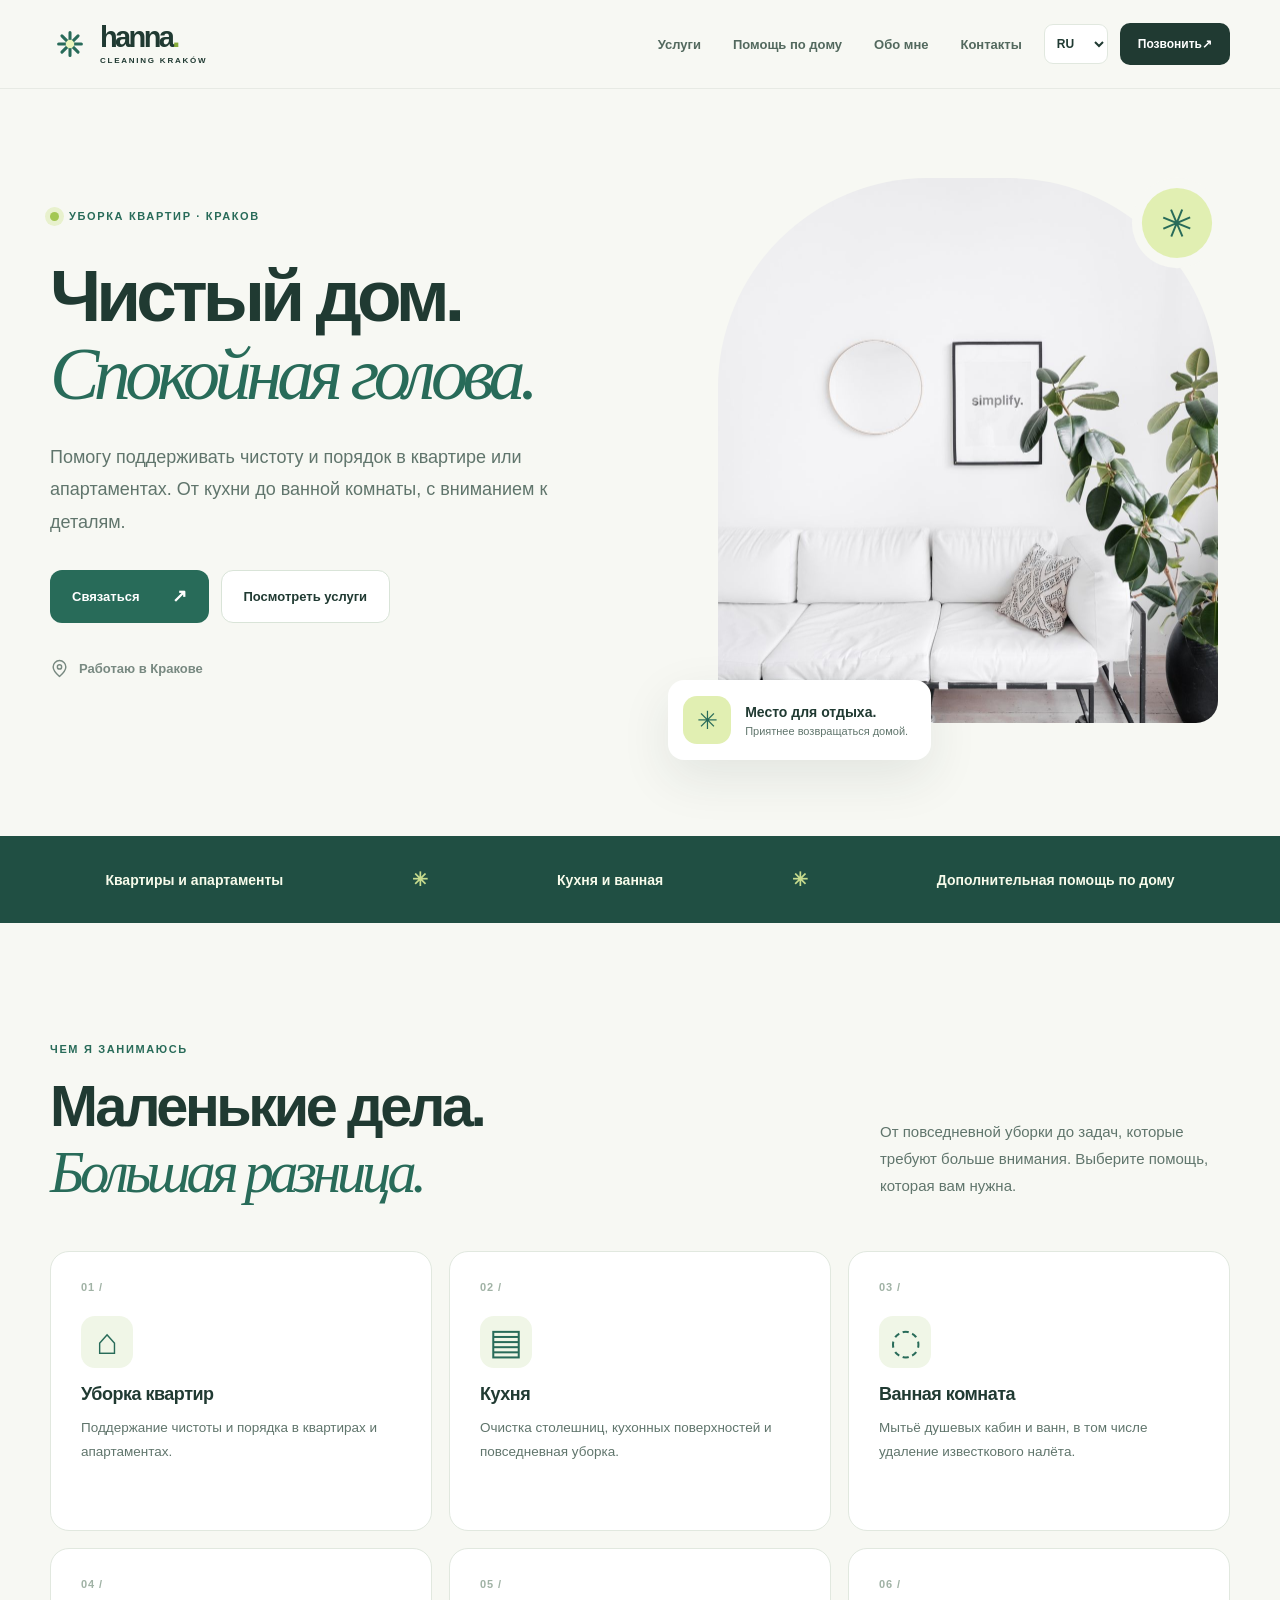
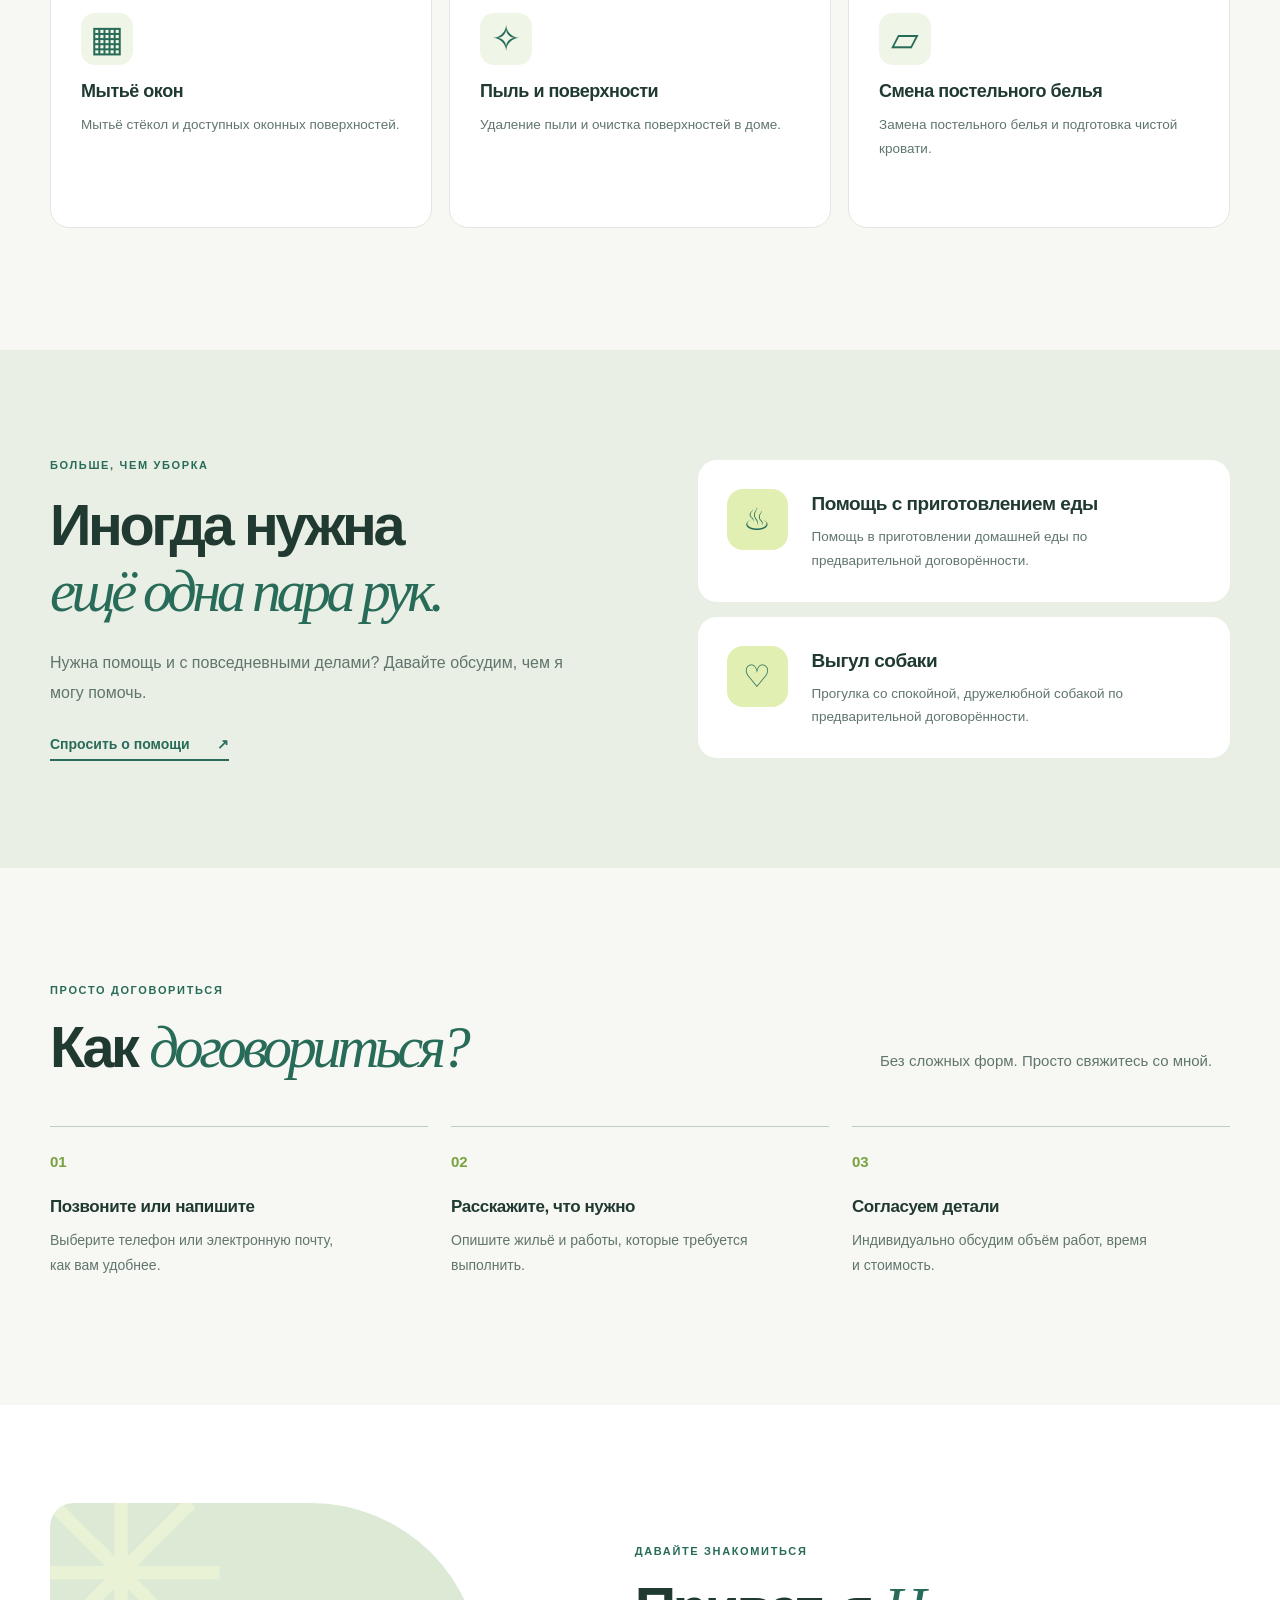
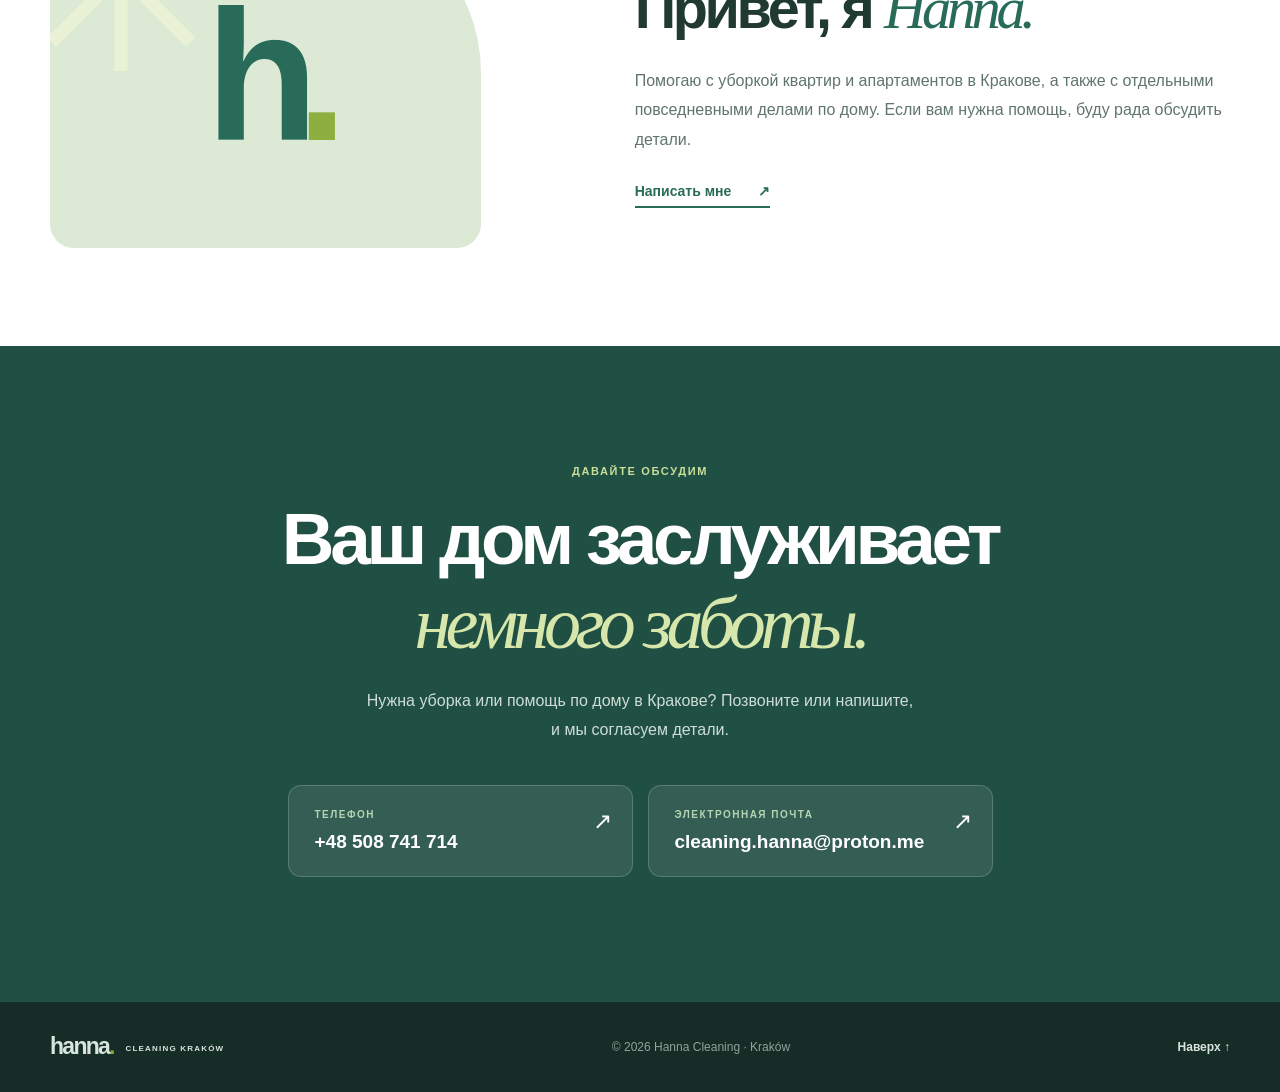
<file: ru/index.html>
<!doctype html>
<html lang="ru">
<head>
  <meta charset="utf-8">
  <meta name="viewport" content="width=device-width, initial-scale=1">
  <meta name="theme-color" content="#f7f8f3">
  <meta name="description" content="Hanna Cleaning: уборка квартир и апартаментов в Кракове. Кухня, ванная, окна, смена белья и помощь по дому.">
  <meta property="og:type" content="website">
  <meta property="og:title" content="Hanna Cleaning | Уборка квартир в Кракове">
  <meta property="og:description" content="Уборка квартир, апартаментов и помощь по дому в Кракове. Свяжитесь с Ганной.">
  <meta property="og:url" content="https://cleaning-hanna.github.io/ru/">
  <meta property="og:locale" content="ru_RU">
  <link rel="canonical" href="https://cleaning-hanna.github.io/ru/">
  <link rel="icon" href="../favicon.svg" type="image/svg+xml">
  <link rel="preload" href="../living-room.jpg" as="image" fetchpriority="high">
  <link rel="stylesheet" href="../styles.css">
  <script src="../app.js" defer></script>
  <title>Hanna Cleaning | Уборка квартир в Кракове</title>
  <link rel="alternate" hreflang="pl" href="https://cleaning-hanna.github.io/pl/">
  <link rel="alternate" hreflang="uk" href="https://cleaning-hanna.github.io/uk/">
  <link rel="alternate" hreflang="ru" href="https://cleaning-hanna.github.io/ru/">
  <link rel="alternate" hreflang="en" href="https://cleaning-hanna.github.io/en/">
  <link rel="alternate" hreflang="x-default" href="https://cleaning-hanna.github.io/">
  <meta property="og:image" content="https://cleaning-hanna.github.io/living-room.jpg">
  <meta name="twitter:card" content="summary_large_image">
  <script type="application/ld+json">
{
  "@context": "https://schema.org",
  "@graph": [
    {
      "@type": "Organization",
      "@id": "https://cleaning-hanna.github.io/#organization",
      "name": "Hanna Cleaning",
      "url": "https://cleaning-hanna.github.io/",
      "telephone": "+48508741714",
      "email": "cleaning.hanna@proton.me",
      "areaServed": {
        "@type": "City",
        "name": "Kraków"
      }
    },
    {
      "@type": "Service",
      "@id": "https://cleaning-hanna.github.io/#cleaning-service",
      "provider": {
        "@id": "https://cleaning-hanna.github.io/#organization"
      },
      "name": "Уборка квартир",
      "description": "Hanna Cleaning: уборка квартир и апартаментов в Кракове. Кухня, ванная, окна, смена белья и помощь по дому.",
      "serviceType": [
        "Уборка квартир",
        "Кухня",
        "Ванная комната",
        "Мытьё окон",
        "Пыль и поверхности",
        "Смена постельного белья",
        "Помощь с приготовлением еды",
        "Выгул собаки"
      ],
      "areaServed": {
        "@type": "City",
        "name": "Kraków",
        "address": {
          "@type": "PostalAddress",
          "addressLocality": "Kraków",
          "addressCountry": "PL"
        }
      }
    },
    {
      "@type": "WebPage",
      "@id": "https://cleaning-hanna.github.io/ru/#webpage",
      "url": "https://cleaning-hanna.github.io/ru/",
      "name": "Hanna Cleaning | Уборка квартир в Кракове",
      "description": "Hanna Cleaning: уборка квартир и апартаментов в Кракове. Кухня, ванная, окна, смена белья и помощь по дому.",
      "inLanguage": "ru",
      "about": {
        "@id": "https://cleaning-hanna.github.io/#cleaning-service"
      }
    }
  ]
}
  </script>
</head>
<body>
  <a class="skip-link" href="#main" data-i18n="skip">Перейти к содержимому</a>
  <header class="site-header" id="top">
    <div class="container header-inner">
      <a class="brand" href="#top" aria-label="Hanna Cleaning — strona główna">
        <span class="brand-icon" aria-hidden="true"><svg viewBox="0 0 40 40" fill="none"><path d="M20 8v24M8 20h24M11.5 11.5l17 17M28.5 11.5l-17 17" stroke="currentColor" stroke-width="3.2" stroke-linecap="round"/><circle cx="20" cy="20" r="4.5" fill="#eaf5bc"/></svg></span>
        <span class="brand-type"><strong>hanna<span class="brand-dot">.</span></strong><small>CLEANING KRAKÓW</small></span>
      </a>
      <nav class="site-nav" id="site-nav" aria-label="Услуги">
        <a href="#services" data-i18n="navServices">Услуги</a>
        <a href="#extra" data-i18n="navExtra">Помощь по дому</a>
        <a href="#about" data-i18n="navAbout">Обо мне</a>
        <a href="#contact" data-i18n="navContact">Контакты</a>
      </nav>
      <div class="header-actions">
        <label class="sr-only" for="language" data-i18n="languageLabel">Выберите язык</label>
        <select id="language" aria-label="Language / Język">
          <option value="pl">PL</option><option value="uk">UA</option><option value="ru">RU</option><option value="en">EN</option>
        </select>
        <a class="header-cta" href="tel:+48508741714" aria-label="Zadzwoń: +48 508 741 714"><span data-i18n="call">Позвонить</span><span aria-hidden="true"> ↗</span></a>
        <button class="menu-toggle" id="menu-toggle" type="button" aria-controls="site-nav" aria-expanded="false" aria-label="Открыть меню">
          <span></span><span></span><span></span>
        </button>
      </div>
    </div>
  </header>

  <main id="main">
    <section class="hero container" aria-labelledby="hero-title">
      <div class="hero-copy">
        <div class="eyebrow"><span class="eyebrow-dot"></span><span data-i18n="heroEyebrow">УБОРКА КВАРТИР · КРАКОВ</span></div>
        <h1 id="hero-title"><span data-i18n="heroTitleOne">Чистый дом.</span><br><em data-i18n="heroTitleTwo">Спокойная голова.</em></h1>
        <p class="hero-description" data-i18n="heroDescription">Помогу поддерживать чистоту и порядок в квартире или апартаментах. От кухни до ванной комнаты, с вниманием к деталям.</p>
        <div class="hero-buttons">
          <a class="btn btn-primary" href="#contact"><span data-i18n="heroCta">Связаться</span><span class="btn-arrow" aria-hidden="true">↗</span></a>
          <a class="btn btn-outline" href="#services" data-i18n="heroSecondary">Посмотреть услуги</a>
        </div>
        <p class="location-line"><svg viewBox="0 0 24 24" width="19" height="19" fill="none" stroke="currentColor" stroke-width="1.8" aria-hidden="true"><path d="M20 10c0 5-8 12-8 12S4 15 4 10a8 8 0 1 1 16 0Z"/><circle cx="12" cy="10" r="2.7"/></svg><span data-i18n="heroLocation">Работаю в Кракове</span></p>
      </div>
      <div class="hero-visual">
        <div class="image-frame">
          <img src="../living-room.jpg" width="850" height="1030" alt="Светлая аккуратная гостиная с растением" data-i18n-alt="heroImageAlt" fetchpriority="high">
        </div>
        <div class="photo-chip"><span class="photo-chip-mark" aria-hidden="true">✳</span><div><strong data-i18n="photoChipTitle">Место для отдыха.</strong><small data-i18n="photoChipText">Приятнее возвращаться домой.</small></div></div>
        <div class="circle-accent" aria-hidden="true">✳</div>
      </div>
    </section>

    <div class="features-band" aria-label="Services summary"><div class="container features-inner">
      <span data-i18n="featureOne">Квартиры и апартаменты</span><span class="feature-star" aria-hidden="true">✳</span>
      <span data-i18n="featureTwo">Кухня и ванная</span><span class="feature-star" aria-hidden="true">✳</span>
      <span data-i18n="featureThree">Дополнительная помощь по дому</span>
    </div></div>

    <section class="section container" id="services" aria-labelledby="services-title">
      <div class="section-heading">
        <div><div class="section-kicker" data-i18n="servicesEyebrow">ЧЕМ Я ЗАНИМАЮСЬ</div><h2 id="services-title"><span data-i18n="servicesTitleOne">Маленькие дела.</span><br><em data-i18n="servicesTitleTwo">Большая разница.</em></h2></div>
        <p data-i18n="servicesIntro">От повседневной уборки до задач, которые требуют больше внимания. Выберите помощь, которая вам нужна.</p>
      </div>
      <div class="services-grid">
        <article class="service-card"><span class="card-number">01 /</span><div class="service-pictogram" aria-hidden="true">⌂</div><h3 data-i18n="service1Title">Уборка квартир</h3><p data-i18n="service1Desc">Поддержание чистоты и порядка в квартирах и апартаментах.</p></article>
        <article class="service-card"><span class="card-number">02 /</span><div class="service-pictogram" aria-hidden="true">▤</div><h3 data-i18n="service2Title">Кухня</h3><p data-i18n="service2Desc">Очистка столешниц, кухонных поверхностей и повседневная уборка.</p></article>
        <article class="service-card"><span class="card-number">03 /</span><div class="service-pictogram" aria-hidden="true">◌</div><h3 data-i18n="service3Title">Ванная комната</h3><p data-i18n="service3Desc">Мытьё душевых кабин и ванн, в том числе удаление известкового налёта.</p></article>
        <article class="service-card"><span class="card-number">04 /</span><div class="service-pictogram" aria-hidden="true">▦</div><h3 data-i18n="service4Title">Мытьё окон</h3><p data-i18n="service4Desc">Мытьё стёкол и доступных оконных поверхностей.</p></article>
        <article class="service-card"><span class="card-number">05 /</span><div class="service-pictogram" aria-hidden="true">✧</div><h3 data-i18n="service5Title">Пыль и поверхности</h3><p data-i18n="service5Desc">Удаление пыли и очистка поверхностей в доме.</p></article>
        <article class="service-card"><span class="card-number">06 /</span><div class="service-pictogram" aria-hidden="true">▱</div><h3 data-i18n="service6Title">Смена постельного белья</h3><p data-i18n="service6Desc">Замена постельного белья и подготовка чистой кровати.</p></article>
      </div>
    </section>

    <section class="extra-section" id="extra" aria-labelledby="extra-title">
      <div class="container extra-layout">
        <div class="extra-intro"><div class="section-kicker" data-i18n="extraEyebrow">БОЛЬШЕ, ЧЕМ УБОРКА</div><h2 id="extra-title"><span data-i18n="extraTitleOne">Иногда нужна</span><br><em data-i18n="extraTitleTwo">ещё одна пара рук.</em></h2><p data-i18n="extraIntro">Нужна помощь и с повседневными делами? Давайте обсудим, чем я могу помочь.</p><a href="#contact" class="text-link"><span data-i18n="extraCta">Спросить о помощи</span><span aria-hidden="true">↗</span></a></div>
        <div class="extra-cards">
          <article class="extra-card"><span class="extra-icon" aria-hidden="true">♨</span><div><h3 data-i18n="extra1Title">Помощь с приготовлением еды</h3><p data-i18n="extra1Desc">Помощь в приготовлении домашней еды по предварительной договорённости.</p></div></article>
          <article class="extra-card"><span class="extra-icon" aria-hidden="true">♡</span><div><h3 data-i18n="extra2Title">Выгул собаки</h3><p data-i18n="extra2Desc">Прогулка со спокойной, дружелюбной собакой по предварительной договорённости.</p></div></article>
        </div>
      </div>
    </section>

    <section class="section section-process container" id="how" aria-labelledby="process-title">
      <div class="section-heading"><div><div class="section-kicker" data-i18n="processEyebrow">ПРОСТО ДОГОВОРИТЬСЯ</div><h2 id="process-title"><span data-i18n="processTitleOne">Как</span> <em data-i18n="processTitleTwo">договориться?</em></h2></div><p data-i18n="processIntro">Без сложных форм. Просто свяжитесь со мной.</p></div>
      <div class="steps">
        <div class="step"><span class="step-number">01</span><h3 data-i18n="step1Title">Позвоните или напишите</h3><p data-i18n="step1Desc">Выберите телефон или электронную почту, как вам удобнее.</p></div>
        <div class="step"><span class="step-number">02</span><h3 data-i18n="step2Title">Расскажите, что нужно</h3><p data-i18n="step2Desc">Опишите жильё и работы, которые требуется выполнить.</p></div>
        <div class="step"><span class="step-number">03</span><h3 data-i18n="step3Title">Согласуем детали</h3><p data-i18n="step3Desc">Индивидуально обсудим объём работ, время и стоимость.</p></div>
      </div>
    </section>

    <section class="about-section" id="about" aria-labelledby="about-title"><div class="container about-layout">
      <div class="about-symbol" aria-hidden="true"><span>h<span>.</span></span><div class="about-decor">✳</div></div>
      <div class="about-content"><div class="section-kicker" data-i18n="aboutEyebrow">ДАВАЙТЕ ЗНАКОМИТЬСЯ</div><h2 id="about-title"><span data-i18n="aboutTitleOne">Привет, я</span> <em>Hanna.</em></h2><p data-i18n="aboutText">Помогаю с уборкой квартир и апартаментов в Кракове, а также с отдельными повседневными делами по дому. Если вам нужна помощь, буду рада обсудить детали.</p><a class="text-link" href="mailto:cleaning.hanna@proton.me"><span data-i18n="aboutCta">Написать мне</span><span aria-hidden="true">↗</span></a></div>
    </div></section>

    <section class="contact-section" id="contact" aria-labelledby="contact-title"><div class="container contact-content">
      <div class="section-kicker" data-i18n="contactEyebrow">ДАВАЙТЕ ОБСУДИМ</div>
      <h2 id="contact-title"><span data-i18n="contactTitleOne">Ваш дом заслуживает</span><br><em data-i18n="contactTitleTwo">немного заботы.</em></h2>
      <p data-i18n="contactIntro">Нужна уборка или помощь по дому в Кракове? Позвоните или напишите, и мы согласуем детали.</p>
      <div class="contact-methods">
        <a class="contact-method" href="tel:+48508741714"><span class="contact-method-label" data-i18n="contactPhone">ТЕЛЕФОН</span><strong>+48 508 741 714</strong><span class="contact-method-arrow" aria-hidden="true">↗</span></a>
        <a class="contact-method" href="mailto:cleaning.hanna@proton.me"><span class="contact-method-label" data-i18n="contactEmail">ЭЛЕКТРОННАЯ ПОЧТА</span><strong>cleaning.hanna@proton.me</strong><span class="contact-method-arrow" aria-hidden="true">↗</span></a>
      </div>
    </div></section>
  </main>
  <footer class="site-footer"><div class="container footer-inner">
    <a class="footer-brand" href="#top">hanna<span>.</span> <small>CLEANING KRAKÓW</small></a>
    <p>© <span id="year">2026</span> Hanna Cleaning · Kraków</p>
    <a href="#top" class="footer-top"><span data-i18n="footerTop">Наверх</span> ↑</a>
  </div></footer>
  <noscript><nav class="container" aria-label="Languages"><a href="/pl/">PL</a> · <a href="/uk/">UA</a> · <a href="/ru/">RU</a> · <a href="/en/">EN</a></nav></noscript>
  <button type="button" class="back-to-top" id="back-to-top" aria-label="Вернуться наверх" title="Вернуться наверх"><span aria-hidden="true">↑</span></button>
</body>
</html>
</file>
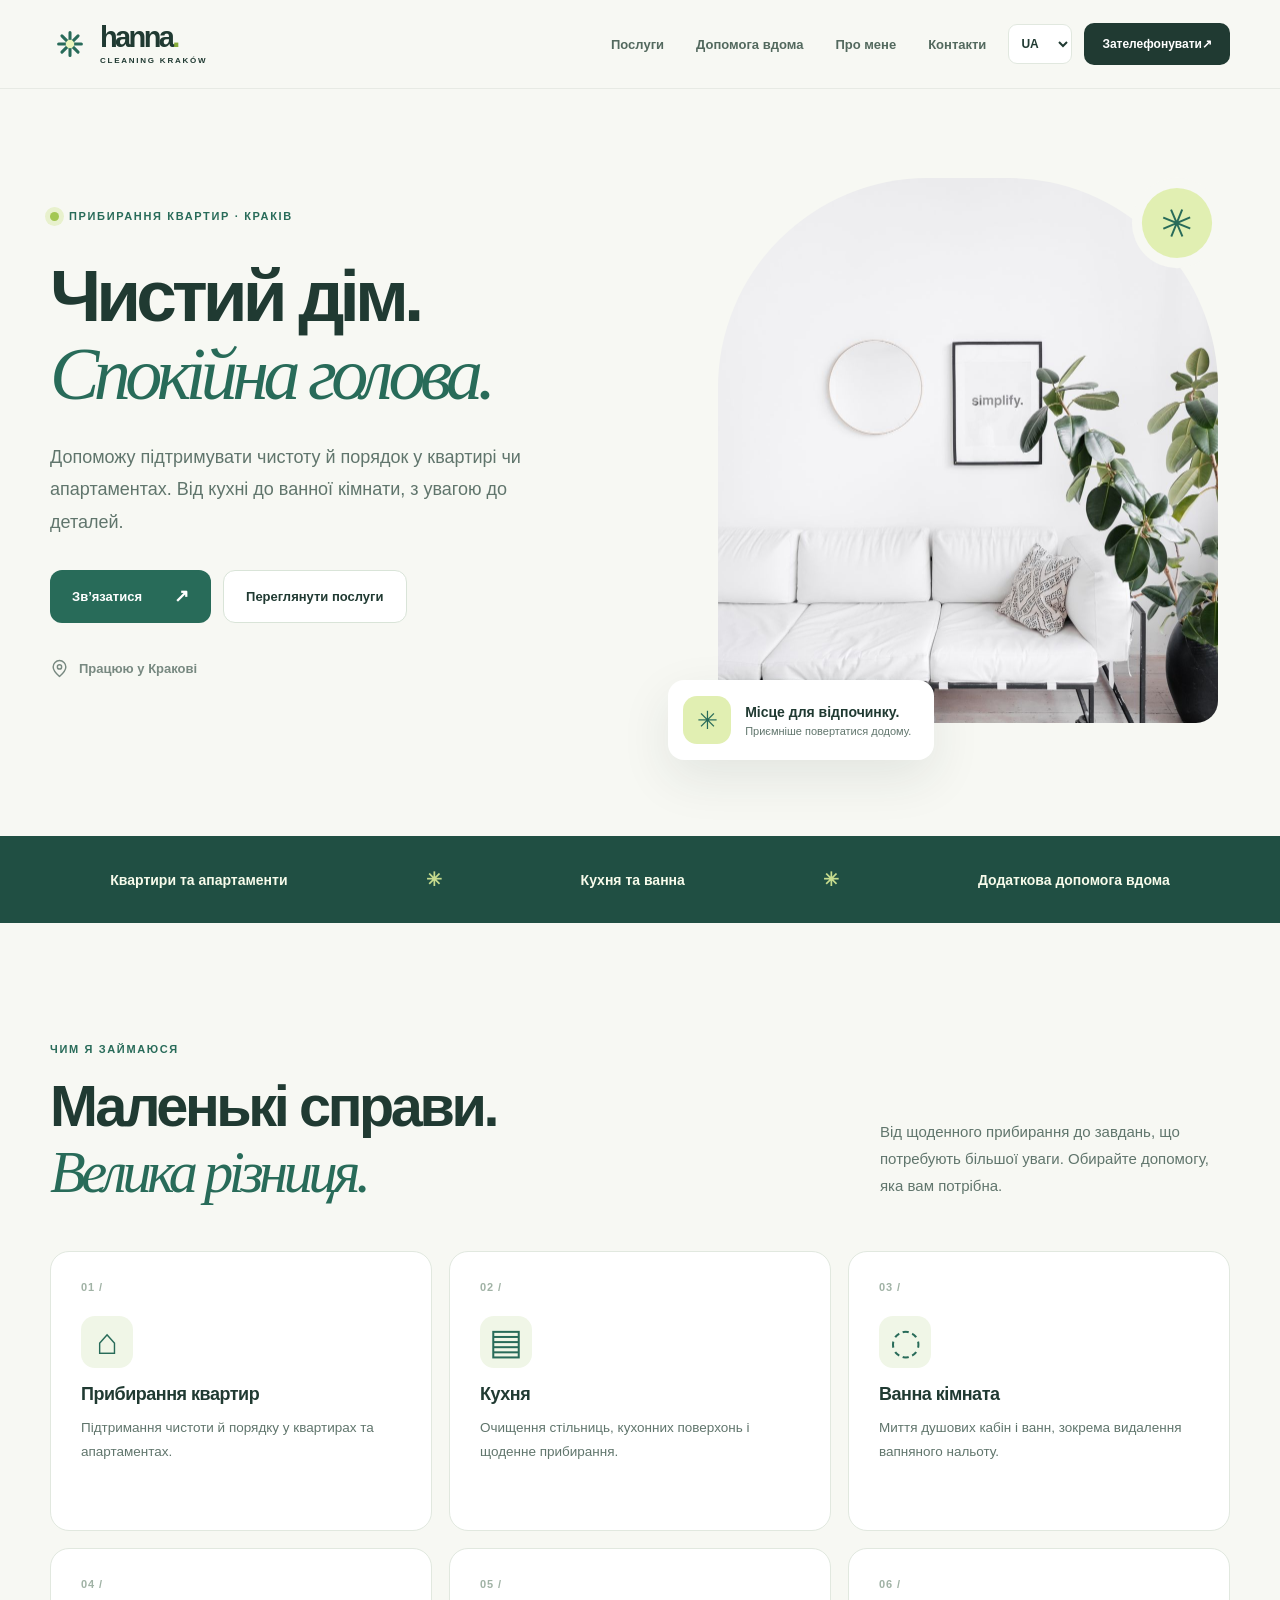
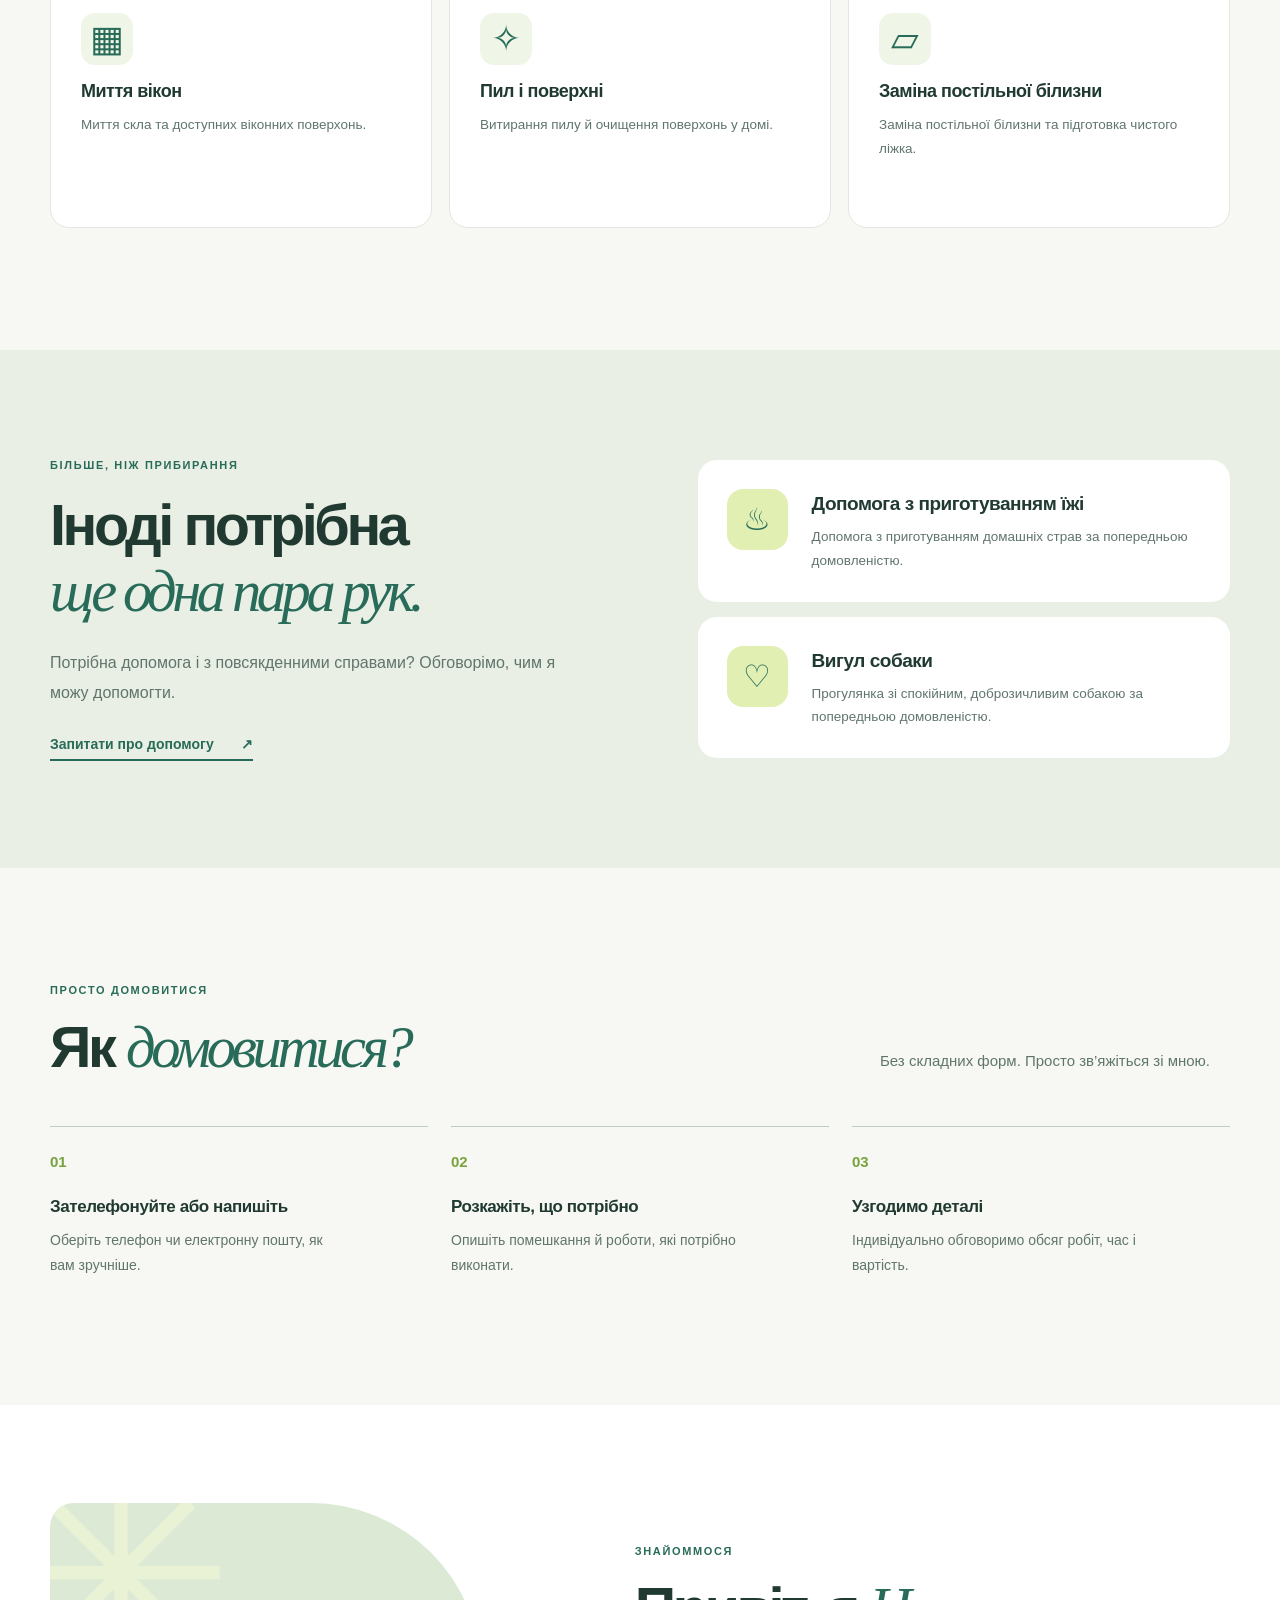
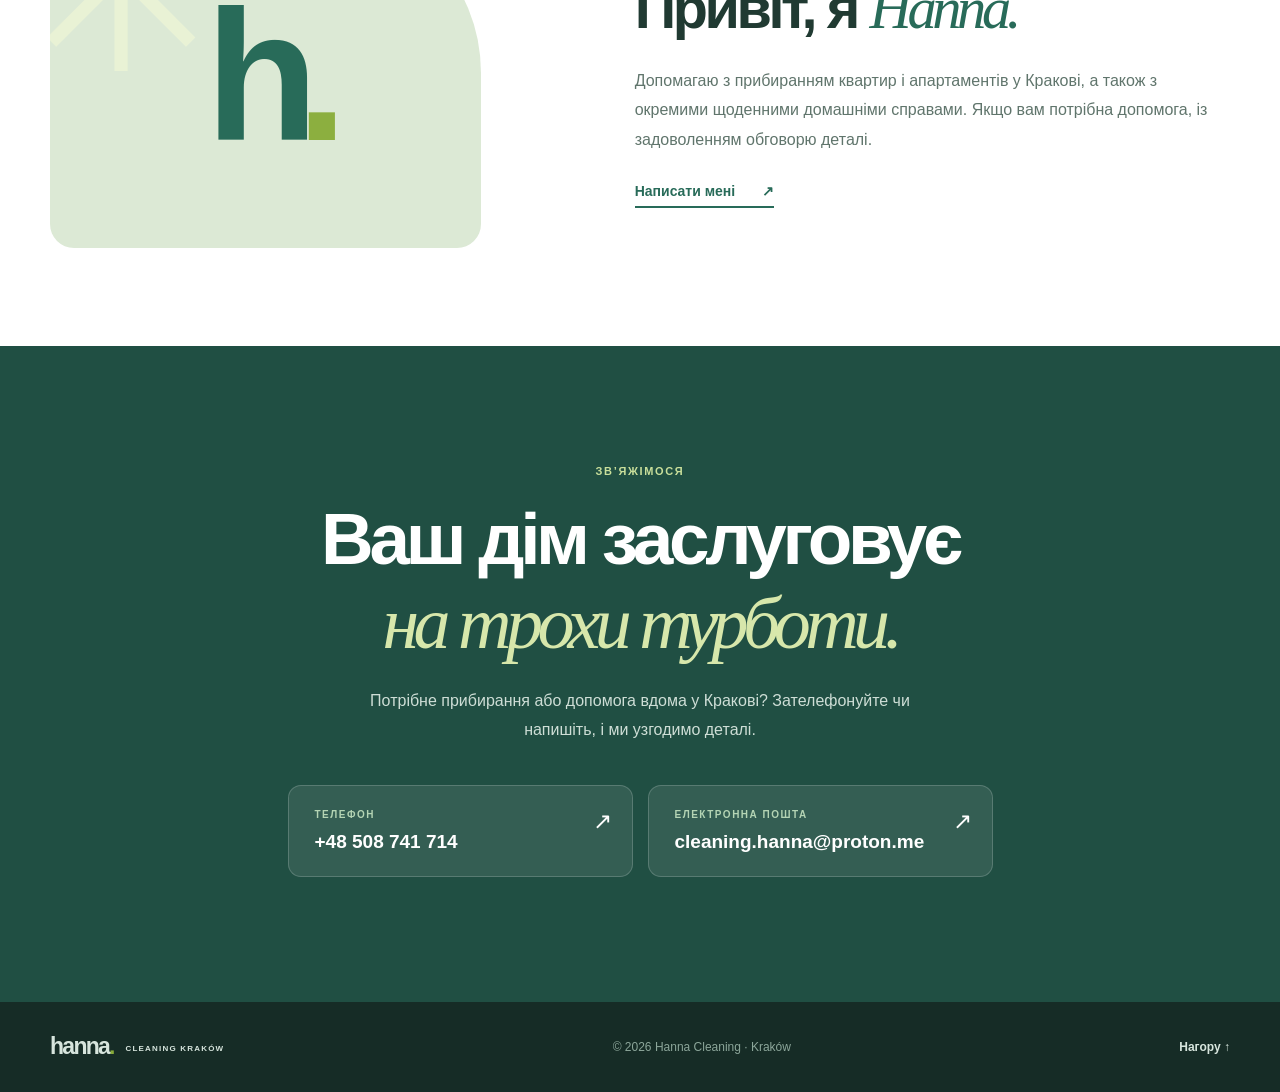
<file: uk/index.html>
<!doctype html>
<html lang="uk">
<head>
  <meta charset="utf-8">
  <meta name="viewport" content="width=device-width, initial-scale=1">
  <meta name="theme-color" content="#f7f8f3">
  <meta name="description" content="Hanna Cleaning: прибирання квартир та апартаментів у Кракові. Кухня, ванна, вікна, заміна білизни та допомога вдома.">
  <meta property="og:type" content="website">
  <meta property="og:title" content="Hanna Cleaning | Прибирання квартир у Кракові">
  <meta property="og:description" content="Прибирання квартир, апартаментів і допомога вдома у Кракові. Зв’яжіться з Ганною.">
  <meta property="og:url" content="https://cleaning-hanna.github.io/uk/">
  <meta property="og:locale" content="uk_UA">
  <link rel="canonical" href="https://cleaning-hanna.github.io/uk/">
  <link rel="icon" href="../favicon.svg" type="image/svg+xml">
  <link rel="preload" href="../living-room.jpg" as="image" fetchpriority="high">
  <link rel="stylesheet" href="../styles.css">
  <script src="../app.js" defer></script>
  <title>Hanna Cleaning | Прибирання квартир у Кракові</title>
  <link rel="alternate" hreflang="pl" href="https://cleaning-hanna.github.io/pl/">
  <link rel="alternate" hreflang="uk" href="https://cleaning-hanna.github.io/uk/">
  <link rel="alternate" hreflang="ru" href="https://cleaning-hanna.github.io/ru/">
  <link rel="alternate" hreflang="en" href="https://cleaning-hanna.github.io/en/">
  <link rel="alternate" hreflang="x-default" href="https://cleaning-hanna.github.io/">
  <meta property="og:image" content="https://cleaning-hanna.github.io/living-room.jpg">
  <meta name="twitter:card" content="summary_large_image">
  <script type="application/ld+json">
{
  "@context": "https://schema.org",
  "@graph": [
    {
      "@type": "Organization",
      "@id": "https://cleaning-hanna.github.io/#organization",
      "name": "Hanna Cleaning",
      "url": "https://cleaning-hanna.github.io/",
      "telephone": "+48508741714",
      "email": "cleaning.hanna@proton.me",
      "areaServed": {
        "@type": "City",
        "name": "Kraków"
      }
    },
    {
      "@type": "Service",
      "@id": "https://cleaning-hanna.github.io/#cleaning-service",
      "provider": {
        "@id": "https://cleaning-hanna.github.io/#organization"
      },
      "name": "Прибирання квартир",
      "description": "Hanna Cleaning: прибирання квартир та апартаментів у Кракові. Кухня, ванна, вікна, заміна білизни та допомога вдома.",
      "serviceType": [
        "Прибирання квартир",
        "Кухня",
        "Ванна кімната",
        "Миття вікон",
        "Пил і поверхні",
        "Заміна постільної білизни",
        "Допомога з приготуванням їжі",
        "Вигул собаки"
      ],
      "areaServed": {
        "@type": "City",
        "name": "Kraków",
        "address": {
          "@type": "PostalAddress",
          "addressLocality": "Kraków",
          "addressCountry": "PL"
        }
      }
    },
    {
      "@type": "WebPage",
      "@id": "https://cleaning-hanna.github.io/uk/#webpage",
      "url": "https://cleaning-hanna.github.io/uk/",
      "name": "Hanna Cleaning | Прибирання квартир у Кракові",
      "description": "Hanna Cleaning: прибирання квартир та апартаментів у Кракові. Кухня, ванна, вікна, заміна білизни та допомога вдома.",
      "inLanguage": "uk",
      "about": {
        "@id": "https://cleaning-hanna.github.io/#cleaning-service"
      }
    }
  ]
}
  </script>
</head>
<body>
  <a class="skip-link" href="#main" data-i18n="skip">Перейти до вмісту</a>
  <header class="site-header" id="top">
    <div class="container header-inner">
      <a class="brand" href="#top" aria-label="Hanna Cleaning — strona główna">
        <span class="brand-icon" aria-hidden="true"><svg viewBox="0 0 40 40" fill="none"><path d="M20 8v24M8 20h24M11.5 11.5l17 17M28.5 11.5l-17 17" stroke="currentColor" stroke-width="3.2" stroke-linecap="round"/><circle cx="20" cy="20" r="4.5" fill="#eaf5bc"/></svg></span>
        <span class="brand-type"><strong>hanna<span class="brand-dot">.</span></strong><small>CLEANING KRAKÓW</small></span>
      </a>
      <nav class="site-nav" id="site-nav" aria-label="Послуги">
        <a href="#services" data-i18n="navServices">Послуги</a>
        <a href="#extra" data-i18n="navExtra">Допомога вдома</a>
        <a href="#about" data-i18n="navAbout">Про мене</a>
        <a href="#contact" data-i18n="navContact">Контакти</a>
      </nav>
      <div class="header-actions">
        <label class="sr-only" for="language" data-i18n="languageLabel">Оберіть мову</label>
        <select id="language" aria-label="Language / Język">
          <option value="pl">PL</option><option value="uk">UA</option><option value="ru">RU</option><option value="en">EN</option>
        </select>
        <a class="header-cta" href="tel:+48508741714" aria-label="Zadzwoń: +48 508 741 714"><span data-i18n="call">Зателефонувати</span><span aria-hidden="true"> ↗</span></a>
        <button class="menu-toggle" id="menu-toggle" type="button" aria-controls="site-nav" aria-expanded="false" aria-label="Відкрити меню">
          <span></span><span></span><span></span>
        </button>
      </div>
    </div>
  </header>

  <main id="main">
    <section class="hero container" aria-labelledby="hero-title">
      <div class="hero-copy">
        <div class="eyebrow"><span class="eyebrow-dot"></span><span data-i18n="heroEyebrow">ПРИБИРАННЯ КВАРТИР · КРАКІВ</span></div>
        <h1 id="hero-title"><span data-i18n="heroTitleOne">Чистий дім.</span><br><em data-i18n="heroTitleTwo">Спокійна голова.</em></h1>
        <p class="hero-description" data-i18n="heroDescription">Допоможу підтримувати чистоту й порядок у квартирі чи апартаментах. Від кухні до ванної кімнати, з увагою до деталей.</p>
        <div class="hero-buttons">
          <a class="btn btn-primary" href="#contact"><span data-i18n="heroCta">Зв’язатися</span><span class="btn-arrow" aria-hidden="true">↗</span></a>
          <a class="btn btn-outline" href="#services" data-i18n="heroSecondary">Переглянути послуги</a>
        </div>
        <p class="location-line"><svg viewBox="0 0 24 24" width="19" height="19" fill="none" stroke="currentColor" stroke-width="1.8" aria-hidden="true"><path d="M20 10c0 5-8 12-8 12S4 15 4 10a8 8 0 1 1 16 0Z"/><circle cx="12" cy="10" r="2.7"/></svg><span data-i18n="heroLocation">Працюю у Кракові</span></p>
      </div>
      <div class="hero-visual">
        <div class="image-frame">
          <img src="../living-room.jpg" width="850" height="1030" alt="Світла охайна вітальня з рослиною" data-i18n-alt="heroImageAlt" fetchpriority="high">
        </div>
        <div class="photo-chip"><span class="photo-chip-mark" aria-hidden="true">✳</span><div><strong data-i18n="photoChipTitle">Місце для відпочинку.</strong><small data-i18n="photoChipText">Приємніше повертатися додому.</small></div></div>
        <div class="circle-accent" aria-hidden="true">✳</div>
      </div>
    </section>

    <div class="features-band" aria-label="Services summary"><div class="container features-inner">
      <span data-i18n="featureOne">Квартири та апартаменти</span><span class="feature-star" aria-hidden="true">✳</span>
      <span data-i18n="featureTwo">Кухня та ванна</span><span class="feature-star" aria-hidden="true">✳</span>
      <span data-i18n="featureThree">Додаткова допомога вдома</span>
    </div></div>

    <section class="section container" id="services" aria-labelledby="services-title">
      <div class="section-heading">
        <div><div class="section-kicker" data-i18n="servicesEyebrow">ЧИМ Я ЗАЙМАЮСЯ</div><h2 id="services-title"><span data-i18n="servicesTitleOne">Маленькі справи.</span><br><em data-i18n="servicesTitleTwo">Велика різниця.</em></h2></div>
        <p data-i18n="servicesIntro">Від щоденного прибирання до завдань, що потребують більшої уваги. Обирайте допомогу, яка вам потрібна.</p>
      </div>
      <div class="services-grid">
        <article class="service-card"><span class="card-number">01 /</span><div class="service-pictogram" aria-hidden="true">⌂</div><h3 data-i18n="service1Title">Прибирання квартир</h3><p data-i18n="service1Desc">Підтримання чистоти й порядку у квартирах та апартаментах.</p></article>
        <article class="service-card"><span class="card-number">02 /</span><div class="service-pictogram" aria-hidden="true">▤</div><h3 data-i18n="service2Title">Кухня</h3><p data-i18n="service2Desc">Очищення стільниць, кухонних поверхонь і щоденне прибирання.</p></article>
        <article class="service-card"><span class="card-number">03 /</span><div class="service-pictogram" aria-hidden="true">◌</div><h3 data-i18n="service3Title">Ванна кімната</h3><p data-i18n="service3Desc">Миття душових кабін і ванн, зокрема видалення вапняного нальоту.</p></article>
        <article class="service-card"><span class="card-number">04 /</span><div class="service-pictogram" aria-hidden="true">▦</div><h3 data-i18n="service4Title">Миття вікон</h3><p data-i18n="service4Desc">Миття скла та доступних віконних поверхонь.</p></article>
        <article class="service-card"><span class="card-number">05 /</span><div class="service-pictogram" aria-hidden="true">✧</div><h3 data-i18n="service5Title">Пил і поверхні</h3><p data-i18n="service5Desc">Витирання пилу й очищення поверхонь у домі.</p></article>
        <article class="service-card"><span class="card-number">06 /</span><div class="service-pictogram" aria-hidden="true">▱</div><h3 data-i18n="service6Title">Заміна постільної білизни</h3><p data-i18n="service6Desc">Заміна постільної білизни та підготовка чистого ліжка.</p></article>
      </div>
    </section>

    <section class="extra-section" id="extra" aria-labelledby="extra-title">
      <div class="container extra-layout">
        <div class="extra-intro"><div class="section-kicker" data-i18n="extraEyebrow">БІЛЬШЕ, НІЖ ПРИБИРАННЯ</div><h2 id="extra-title"><span data-i18n="extraTitleOne">Іноді потрібна</span><br><em data-i18n="extraTitleTwo">ще одна пара рук.</em></h2><p data-i18n="extraIntro">Потрібна допомога і з повсякденними справами? Обговорімо, чим я можу допомогти.</p><a href="#contact" class="text-link"><span data-i18n="extraCta">Запитати про допомогу</span><span aria-hidden="true">↗</span></a></div>
        <div class="extra-cards">
          <article class="extra-card"><span class="extra-icon" aria-hidden="true">♨</span><div><h3 data-i18n="extra1Title">Допомога з приготуванням їжі</h3><p data-i18n="extra1Desc">Допомога з приготуванням домашніх страв за попередньою домовленістю.</p></div></article>
          <article class="extra-card"><span class="extra-icon" aria-hidden="true">♡</span><div><h3 data-i18n="extra2Title">Вигул собаки</h3><p data-i18n="extra2Desc">Прогулянка зі спокійним, доброзичливим собакою за попередньою домовленістю.</p></div></article>
        </div>
      </div>
    </section>

    <section class="section section-process container" id="how" aria-labelledby="process-title">
      <div class="section-heading"><div><div class="section-kicker" data-i18n="processEyebrow">ПРОСТО ДОМОВИТИСЯ</div><h2 id="process-title"><span data-i18n="processTitleOne">Як</span> <em data-i18n="processTitleTwo">домовитися?</em></h2></div><p data-i18n="processIntro">Без складних форм. Просто зв’яжіться зі мною.</p></div>
      <div class="steps">
        <div class="step"><span class="step-number">01</span><h3 data-i18n="step1Title">Зателефонуйте або напишіть</h3><p data-i18n="step1Desc">Оберіть телефон чи електронну пошту, як вам зручніше.</p></div>
        <div class="step"><span class="step-number">02</span><h3 data-i18n="step2Title">Розкажіть, що потрібно</h3><p data-i18n="step2Desc">Опишіть помешкання й роботи, які потрібно виконати.</p></div>
        <div class="step"><span class="step-number">03</span><h3 data-i18n="step3Title">Узгодимо деталі</h3><p data-i18n="step3Desc">Індивідуально обговоримо обсяг робіт, час і вартість.</p></div>
      </div>
    </section>

    <section class="about-section" id="about" aria-labelledby="about-title"><div class="container about-layout">
      <div class="about-symbol" aria-hidden="true"><span>h<span>.</span></span><div class="about-decor">✳</div></div>
      <div class="about-content"><div class="section-kicker" data-i18n="aboutEyebrow">ЗНАЙОММОСЯ</div><h2 id="about-title"><span data-i18n="aboutTitleOne">Привіт, я</span> <em>Hanna.</em></h2><p data-i18n="aboutText">Допомагаю з прибиранням квартир і апартаментів у Кракові, а також з окремими щоденними домашніми справами. Якщо вам потрібна допомога, із задоволенням обговорю деталі.</p><a class="text-link" href="mailto:cleaning.hanna@proton.me"><span data-i18n="aboutCta">Написати мені</span><span aria-hidden="true">↗</span></a></div>
    </div></section>

    <section class="contact-section" id="contact" aria-labelledby="contact-title"><div class="container contact-content">
      <div class="section-kicker" data-i18n="contactEyebrow">ЗВ’ЯЖІМОСЯ</div>
      <h2 id="contact-title"><span data-i18n="contactTitleOne">Ваш дім заслуговує</span><br><em data-i18n="contactTitleTwo">на трохи турботи.</em></h2>
      <p data-i18n="contactIntro">Потрібне прибирання або допомога вдома у Кракові? Зателефонуйте чи напишіть, і ми узгодимо деталі.</p>
      <div class="contact-methods">
        <a class="contact-method" href="tel:+48508741714"><span class="contact-method-label" data-i18n="contactPhone">ТЕЛЕФОН</span><strong>+48 508 741 714</strong><span class="contact-method-arrow" aria-hidden="true">↗</span></a>
        <a class="contact-method" href="mailto:cleaning.hanna@proton.me"><span class="contact-method-label" data-i18n="contactEmail">ЕЛЕКТРОННА ПОШТА</span><strong>cleaning.hanna@proton.me</strong><span class="contact-method-arrow" aria-hidden="true">↗</span></a>
      </div>
    </div></section>
  </main>
  <footer class="site-footer"><div class="container footer-inner">
    <a class="footer-brand" href="#top">hanna<span>.</span> <small>CLEANING KRAKÓW</small></a>
    <p>© <span id="year">2026</span> Hanna Cleaning · Kraków</p>
    <a href="#top" class="footer-top"><span data-i18n="footerTop">Нагору</span> ↑</a>
  </div></footer>
  <noscript><nav class="container" aria-label="Languages"><a href="/pl/">PL</a> · <a href="/uk/">UA</a> · <a href="/ru/">RU</a> · <a href="/en/">EN</a></nav></noscript>
  <button type="button" class="back-to-top" id="back-to-top" aria-label="Повернутися нагору" title="Повернутися нагору"><span aria-hidden="true">↑</span></button>
</body>
</html>
</file>
<file: styles.css>
:root {
  --ink: #203a32; --muted: #60756c; --paper: #f7f8f3; --white: #fff;
  --green: #286b59; --green-dark: #204f43; --lime: #e1efb2;
  --line: #e1e8df; --soft: #edf2e7; --font: -apple-system, BlinkMacSystemFont, "Segoe UI", Arial, sans-serif;
}
* { box-sizing: border-box; }
html { scroll-behavior: smooth; scroll-padding-top: 90px; }
body { margin: 0; background: var(--paper); font-family: var(--font); color: var(--ink); -webkit-font-smoothing: antialiased; }
body.menu-open { overflow: hidden; }
a { color: inherit; text-decoration: none; }
button,select { font: inherit; }
button { cursor: pointer; }
img,svg { display: block; max-width: 100%; }
.container { width: min(1180px, calc(100% - 64px)); margin-inline: auto; }
.sr-only { position: absolute; width: 1px; height: 1px; overflow: hidden; clip: rect(0,0,0,0); white-space: nowrap; }
.skip-link { position: fixed; z-index: 1000; top: -60px; left: 10px; padding: 12px 18px; color: white; background: var(--ink); border-radius: 9px; }
.skip-link:focus { top: 10px; }
:focus-visible { outline: 3px solid #b1ca4b; outline-offset: 3px; }
.site-header { position: sticky; top: 0; z-index: 50; border-bottom: 1px solid rgba(32,58,50,.075); background: rgba(247,248,243,.95); backdrop-filter: blur(14px); }
.header-inner { height: 88px; display: flex; align-items: center; justify-content: space-between; gap: 22px; }
.brand { display: inline-flex; align-items: center; gap: 10px; flex-shrink: 0; }
.brand-icon { width: 40px; height: 40px; display: grid; place-items: center; color: var(--green); }
.brand-icon svg { width: 38px; height: 38px; }
.brand-type { display: flex; flex-direction: column; line-height: 1; }
.brand-type strong { font-size: 29px; letter-spacing: -.09em; font-weight: 800; }
.brand-dot,.footer-brand span { color: #87ab39; }
.brand-type small { margin-top: 5px; font-size: 8px; letter-spacing: .22em; font-weight: 760; }
.site-nav { display: flex; align-items: center; gap: clamp(14px, 2.5vw, 35px); margin-left: auto; }
.site-nav a { font-size: 13px; color: #53695e; font-weight: 650; transition: color .2s; white-space: nowrap; }
.site-nav a:hover,.site-nav a:focus-visible { color: var(--green); }
.header-actions { display: flex; align-items: center; gap: 12px; }
#language { width: 64px; min-height: 40px; padding: 0 8px; border: 1px solid var(--line); border-radius: 9px; background: #fff; color: var(--ink); font-size: 12px; font-weight: 760; }
.header-cta { white-space: nowrap; display: inline-flex; align-items: center; justify-content: center; height: 42px; border-radius: 10px; padding: 0 18px; background: var(--ink); color: #fff; font-size: 12px; font-weight: 750; transition: transform .2s, background .2s; }
.header-cta:hover { transform: translateY(-2px); background: var(--green); }
.menu-toggle { display: none; }
.hero { display: grid; grid-template-columns: 1.05fr .95fr; align-items: center; gap: clamp(45px, 8vw, 110px); min-height: 720px; padding-block: 75px 106px; }
.hero-copy { padding-bottom: 8px; }
.eyebrow,.section-kicker { display: flex; align-items: center; gap: 10px; color: var(--green); font-size: 11px; letter-spacing: .15em; font-weight: 850; line-height: 1.6; text-transform: uppercase; }
.eyebrow-dot { width: 9px; height: 9px; background: #a3c753; border-radius: 50%; box-shadow: 0 0 0 5px #e8f1cd; }
h1,h2,h3,p { margin-top: 0; }
h1 { margin: 31px 0 26px; font-size: clamp(55px,5.7vw,81px); line-height: 1.075; letter-spacing: -.067em; font-weight: 760; }
h1 em,h2 em { font-family: Georgia,"Times New Roman",serif; font-size: 1.015em; font-weight: 400; letter-spacing: -.075em; color: var(--green); }
.hero-description { max-width: 510px; margin-bottom: 32px; color: var(--muted); font-size: clamp(16px,1.55vw,18px); line-height: 1.8; }
.hero-buttons { display: flex; gap: 12px; flex-wrap: wrap; }
.btn { min-height: 53px; padding: 0 22px; display: inline-flex; justify-content: center; align-items: center; gap: 32px; font-size: 13px; font-weight: 800; border-radius: 12px; transition: transform .2s, background .2s; }
.btn:hover { transform: translateY(-2px); }
.btn-primary { color: #fff; background: var(--green); }
.btn-primary:hover { background: var(--green-dark); }
.btn-arrow { font-size: 18px; }
.btn-outline { color: var(--ink); background: #fff; border: 1px solid #d9e4d8; }
.btn-outline:hover { background: #eef5e8; }
.location-line { display: flex; align-items: center; gap: 10px; margin: 36px 0 0; color: #788981; font-size: 13px; font-weight: 600; }
.hero-visual { position: relative; padding: 14px 12px 7px 0; }
.image-frame { height: clamp(470px,45vw,545px); width: 100%; background: #e2e7db; border-radius: 210px 210px 22px 22px; overflow: hidden; }
.image-frame img { height: 100%; width: 100%; object-fit: cover; object-position: center 50%; }
.photo-chip { position: absolute; bottom: -30px; left: -50px; display: flex; align-items: center; gap: 14px; padding: 16px 23px 16px 15px; border-radius: 16px; background: white; box-shadow: 0 18px 50px #203a3218; }
.photo-chip-mark { background: var(--lime); color: var(--green); width: 48px; height: 48px; display: grid; place-items: center; border-radius: 14px; font-size: 25px; }
.photo-chip strong,.photo-chip small { display: block; }
.photo-chip strong { font-size: 14px; }
.photo-chip small { font-size: 11px; margin-top: 5px; color: var(--muted); }
.circle-accent { display: grid; place-items: center; position: absolute; width: 90px; height: 90px; top: 14px; right: 8px; color: var(--green); font-size: 40px; background: var(--lime); border: 10px solid var(--paper); border-radius: 50%; transform: rotate(-23deg); }
.features-band { background: var(--green-dark); color: #f7fbeb; }
.features-inner { min-height: 87px; display: flex; align-items: center; justify-content: space-around; gap: 18px; font-weight: 650; font-size: 14px; text-align: center; }
.feature-star { color: #c7dc8e; font-size: 19px; }
.section { padding-block: 118px 122px; }
.section-heading { display: flex; align-items: end; justify-content: space-between; gap: 32px; margin-bottom: 45px; }
.section-heading h2,.extra-intro h2,.about-content h2,.contact-content h2 { font-size: clamp(39px,4.5vw,59px); line-height: 1.15; letter-spacing: -.059em; font-weight: 760; margin: 14px 0 0; }
.section-heading > p { margin: 0 0 7px; width: min(100%, 350px); color: var(--muted); font-size: 15px; line-height: 1.8; }
.services-grid { display: grid; grid-template-columns: repeat(3,minmax(0,1fr)); gap: 17px; }
.service-card { min-height: 280px; padding: 29px 30px 30px; display: flex; flex-direction: column; background: #fff; border: 1px solid var(--line); border-radius: 19px; transition: transform .25s, box-shadow .25s, border-color .25s; }
.service-card:hover { transform: translateY(-4px); border-color: #cddcca; box-shadow: 0 14px 42px #173d2d0d; }
.card-number { font-size: 11px; color: #a0b2a5; letter-spacing: .08em; font-weight: 850; }
.service-pictogram { display: grid; place-items: center; align-self: flex-start; width: 52px; height: 52px; margin: 23px 0 16px; border-radius: 14px; background: #f0f6e7; color: var(--green); font-size: 36px; font-family: Georgia,serif; line-height: 1; }
.service-card h3 { font-size: 18px; font-weight: 770; letter-spacing: -.027em; margin: 0 0 11px; }
.service-card p { font-size: 13.5px; line-height: 1.75; color: var(--muted); margin: 0; }
.extra-section { padding-block: 107px; background: #e9efe5; }
.extra-layout { display: grid; grid-template-columns: 1fr 1fr; gap: clamp(50px,9vw,125px); align-items: center; }
.extra-intro h2 { margin: 17px 0 23px; }
.extra-intro > p,.about-content > p { font-size: 16px; line-height: 1.85; color: var(--muted); margin-bottom: 28px; }
.text-link { display: inline-flex; align-items: center; gap: 27px; border-bottom: 2px solid var(--green); padding-bottom: 7px; font-size: 14px; font-weight: 800; color: var(--green); }
.text-link:hover { gap: 34px; transition: gap .2s; }
.extra-cards { display: grid; gap: 15px; }
.extra-card { display: flex; gap: 24px; align-items: flex-start; padding: 29px; border-radius: 19px; background: white; }
.extra-icon { flex: 0 0 61px; height: 61px; border-radius: 16px; background: var(--lime); display: grid; place-items: center; font-size: 31px; color: var(--green); }
.extra-card h3 { font-size: 19px; letter-spacing: -.025em; margin: 4px 0 10px; }
.extra-card p { color: var(--muted); font-size: 13.5px; line-height: 1.75; margin: 0; }
.section-process { padding-block: 114px; }
.steps { display: grid; grid-template-columns: repeat(3,minmax(0,1fr)); gap: 23px; }
.step { border-top: 1px solid #becfc1; padding: 26px 16px 0 0; }
.step-number { font-size: 15px; color: #79a23e; font-weight: 850; }
.step h3 { font-size: 17px; margin: 26px 0 11px; letter-spacing: -.025em; }
.step p { color: var(--muted); font-size: 14px; line-height: 1.75; max-width: 300px; }
.about-section { background: #fff; padding-block: 98px; }
.about-layout { display: grid; grid-template-columns: .84fr 1.16fr; gap: clamp(75px,12vw,165px); align-items: center; }
.about-symbol { height: 345px; position: relative; display: grid; place-items: center; background: #dce9d5; border-radius: 24px 170px 24px 24px; overflow: hidden; }
.about-symbol > span { position: relative; z-index: 2; font-size: 185px; font-weight: 780; letter-spacing: -.12em; line-height: .8; color: var(--green); }
.about-symbol > span span { color: #8caf3f; }
.about-decor { position: absolute; top: -60px; left: -42px; font-size: 270px; font-weight: 300; line-height: 1; color: #e9f2d5; }
.about-content h2 { margin: 15px 0 23px; }
.contact-section { padding-block: 117px 125px; background: var(--green-dark); color: white; }
.contact-content { text-align: center; }
.contact-section .section-kicker { justify-content: center; color: #c9df9b; }
.contact-content h2 { margin: 16px auto 20px; max-width: 920px; font-size: clamp(39px,5.7vw,73px); }
.contact-content h2 em { color: #d7e7ab; }
.contact-content > p { max-width: 550px; margin: 0 auto 40px; color: #ceded6; line-height: 1.85; font-size: 16px; }
.contact-methods { display: flex; gap: 15px; justify-content: center; flex-wrap: wrap; }
.contact-method { position: relative; flex: 0 1 345px; min-width: 280px; display: flex; flex-direction: column; gap: 11px; text-align: left; background: rgba(255,255,255,.09); border: 1px solid rgba(255,255,255,.18); padding: 23px 26px; border-radius: 13px; transition: background .2s; }
.contact-method:hover { background: rgba(255,255,255,.16); }
.contact-method-label { color: #b4d4b4; font-size: 10px; font-weight: 800; letter-spacing: .15em; }
.contact-method strong { font-size: clamp(16px,1.7vw,19px); overflow-wrap: anywhere; }
.contact-method-arrow { position: absolute; right: 20px; top: 22px; font-size: 23px; }
.site-footer { background: #162c26; color: #d7e5dd; }
.footer-inner { min-height: 90px; display: flex; align-items: center; justify-content: space-between; gap: 20px; }
.footer-brand { font-size: 23px; font-weight: 800; letter-spacing: -.075em; }
.footer-brand small { margin-left: 7px; font-size: 8px; letter-spacing: .15em; vertical-align: middle; }
.footer-inner p { font-size: 12px; margin: 0; color: #8ca69a; }
.footer-top { font-size: 12px; font-weight: 700; }
.back-to-top { visibility: hidden; opacity: 0; transform: translateY(10px); position: fixed; z-index: 70; right: 26px; bottom: 25px; border: 0; border-radius: 50%; width: 52px; height: 52px; display: grid; place-items: center; background: #a8cc65; color: var(--ink); font-size: 25px; box-shadow: 0 8px 30px #173d2d3b; transition: opacity .25s,transform .25s,visibility .25s; }
.back-to-top.visible { opacity: 1; visibility: visible; transform: translateY(0); }
.back-to-top:hover { transform: translateY(-4px); }
@media (max-width: 1060px) {
  .header-inner { gap: 12px; }
  .site-nav { gap: 16px; }
  .hero { gap: 45px; }
  .photo-chip { left: -22px; }
  .section-heading h2,.extra-intro h2,.about-content h2 { font-size: 48px; }
}
@media (max-width: 820px) {
  .container { width: min(100% - 40px, 720px); }
  .header-inner { height: 75px; }
  .menu-toggle { display: flex; flex-direction: column; justify-content: center; gap: 5px; width: 42px; height: 42px; border: 1px solid var(--line); border-radius: 9px; background: white; }
  .menu-toggle span { width: 18px; height: 2px; background: var(--ink); margin-inline: auto; border-radius: 3px; transition: transform .2s,opacity .2s; }
  .menu-toggle[aria-expanded="true"] span:first-child { transform: translateY(7px) rotate(45deg); }
  .menu-toggle[aria-expanded="true"] span:nth-child(2) { opacity: 0; }
  .menu-toggle[aria-expanded="true"] span:last-child { transform: translateY(-7px) rotate(-45deg); }
  .site-nav { display: none; position: absolute; left: 0; right: 0; top: 75px; margin: 0; background: var(--paper); box-shadow: 0 25px 35px #1e362d20; border-bottom: 1px solid var(--line); padding: 18px 24px 30px; flex-direction: column; align-items: stretch; gap: 0; }
  .site-nav.open { display: flex; }
  .site-nav a { font-size: 17px; padding: 15px; border-bottom: 1px solid var(--line); }
  .hero { min-height: 0; padding-block: 80px 100px; grid-template-columns: 1fr 1fr; gap: 28px; }
  h1 { font-size: clamp(46px,6vw,61px); }
  .hero-description { font-size: 15px; }
  .image-frame { height: 440px; }
  .photo-chip { left: -8px; }
  .circle-accent { width: 70px; height: 70px; font-size: 30px; right: 6px; }
  .features-inner { font-size: 12px; gap: 10px; }
  .services-grid { grid-template-columns: repeat(2,minmax(0,1fr)); }
  .extra-layout { gap: 36px; }
  .about-layout { gap: 48px; }
  .about-symbol { height: 295px; }
}
@media (max-width: 650px) {
  html { scroll-padding-top: 75px; }
  .container { width: calc(100% - 36px); }
  .header-cta { display: none; }
  .brand-icon { width: 32px; height: 32px; }
  .brand-icon svg { width: 32px; height: 32px; }
  .brand-type strong { font-size: 25px; }
  .brand-type small { font-size: 7px; }
  #language { width: 60px; }
  .hero { display: flex; flex-direction: column; align-items: stretch; gap: 40px; padding-top: 62px; padding-bottom: 83px; }
  .eyebrow { font-size: 10px; }
  h1 { margin: 24px 0 20px; font-size: clamp(48px,10vw,72px); }
  .hero-description { line-height: 1.7; }
  .hero-buttons { gap: 9px; }
  .btn { padding: 0 17px; gap: 12px; font-size: 12px; }
  .location-line { margin-top: 26px; }
  .hero-visual { width: min(95%,450px); align-self: center; padding-right: 0; }
  .image-frame { height: clamp(380px,98vw,480px); }
  .photo-chip { left: -9px; bottom: -25px; padding: 12px 15px; }
  .photo-chip-mark { width: 42px; height: 42px; }
  .circle-accent { right: 6px; top: 0; }
  .features-inner { padding-block: 25px; display: flex; flex-wrap: wrap; gap: 9px 13px; justify-content: center; font-size: 12px; }
  .feature-star { font-size: 13px; }
  .section { padding-block: 76px; }
  .section-heading { display: block; margin-bottom: 29px; }
  .section-heading h2,.extra-intro h2,.about-content h2 { font-size: clamp(38px,8vw,49px); }
  .section-heading > p { margin-top: 18px; font-size: 14px; }
  .services-grid { grid-template-columns: 1fr; gap: 12px; }
  .service-card { min-height: 0; padding: 22px; }
  .service-pictogram { margin: 15px 0 10px; width: 45px; height: 45px; font-size: 29px; }
  .service-card h3 { font-size: 18px; }
  .extra-section { padding-block: 76px; }
  .extra-layout { grid-template-columns: 1fr; gap: 30px; }
  .extra-intro h2 { margin: 13px 0 17px; }
  .extra-intro > p { font-size: 14px; }
  .extra-card { gap: 15px; padding: 22px 17px; }
  .extra-icon { flex-basis: 50px; height: 50px; font-size: 27px; }
  .extra-card h3 { font-size: 17px; }
  .steps { grid-template-columns: 1fr; gap: 20px; }
  .step { padding-top: 18px; }
  .step h3 { margin: 15px 0 7px; }
  .step p { margin: 0; }
  .about-section { padding-block: 74px; }
  .about-layout { grid-template-columns: 1fr; gap: 30px; }
  .about-symbol { height: 235px; max-width: 440px; width: 100%; }
  .about-symbol > span { font-size: 150px; }
  .about-content > p { font-size: 14px; }
  .contact-section { padding-block: 77px 83px; }
  .contact-content h2 { font-size: clamp(37px,8vw,51px); }
  .contact-content > p { font-size: 14px; margin-bottom: 29px; }
  .contact-method { flex: 1 1 100%; min-width: 0; }
  .footer-inner { flex-direction: column; padding: 26px 0; gap: 14px; text-align: center; }
  .back-to-top { width: 46px; height: 46px; right: 16px; bottom: 16px; }
}
@media (max-width: 350px) {
  .container { width: calc(100% - 28px); }
  h1 { font-size: 44px; }
  .hero-buttons .btn { flex: 1 1 100%; }
  .photo-chip { max-width: calc(100% + 10px); }
  .photo-chip small { font-size: 10px; }
  .feature-star { display: none; }
}
@media (prefers-reduced-motion: reduce) {
  html { scroll-behavior: auto; }
  *,*::before,*::after { transition-duration: .01ms!important; animation-duration: .01ms!important; }
}
</file>
